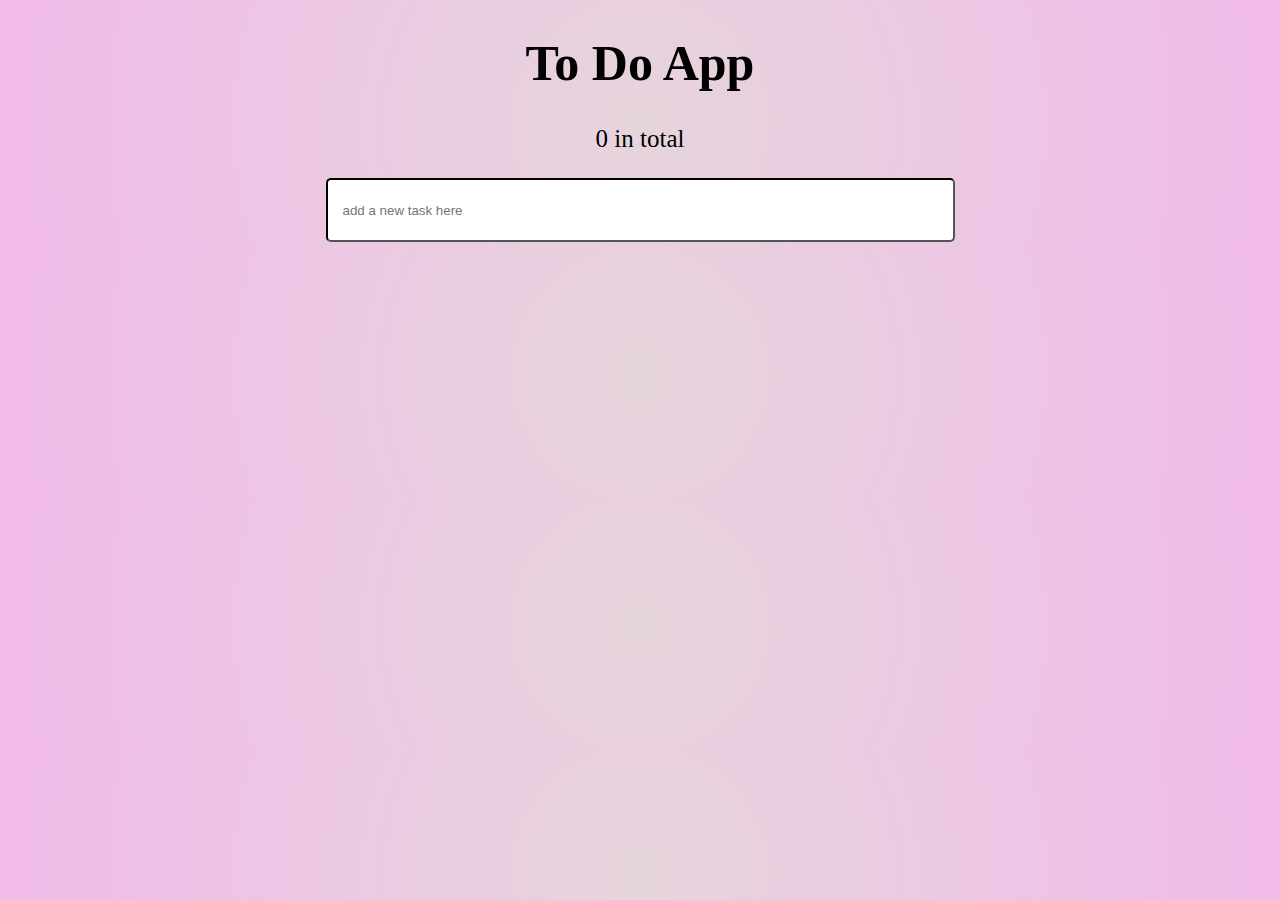
<file: Aufgabe10/index.html>
<!DOCTYPE html>
<html lang="en">
<head>
    <meta charset="UTF-8">
    <meta http-equiv="X-UA-Compatible" content="IE=edge">
    <meta name="viewport" content="width=device-width, initial-scale=1.0">
    <title>ToDo</title>
    <link rel="stylesheet" href="style.css">
    <link rel="stylesheet" href="https://cdnjs.cloudflare.com/ajax/libs/font-awesome/5.11.2/css/all.min.css">
    <script src=script.js defer></script>
</head>
<body>
    <main>
        
        <h1>To Do App</h1>
        <div class="wrapper" id="wrap"></div>
        <p id="counter">0 in total</p>
        
        <div>
            <div>
                <input type="text" id="inputText" placeholder="add a new task here"></input>
                
            </div>
            <div id="toDoList"></div>
        </div>
    </main>
</body>
</html>
</file>
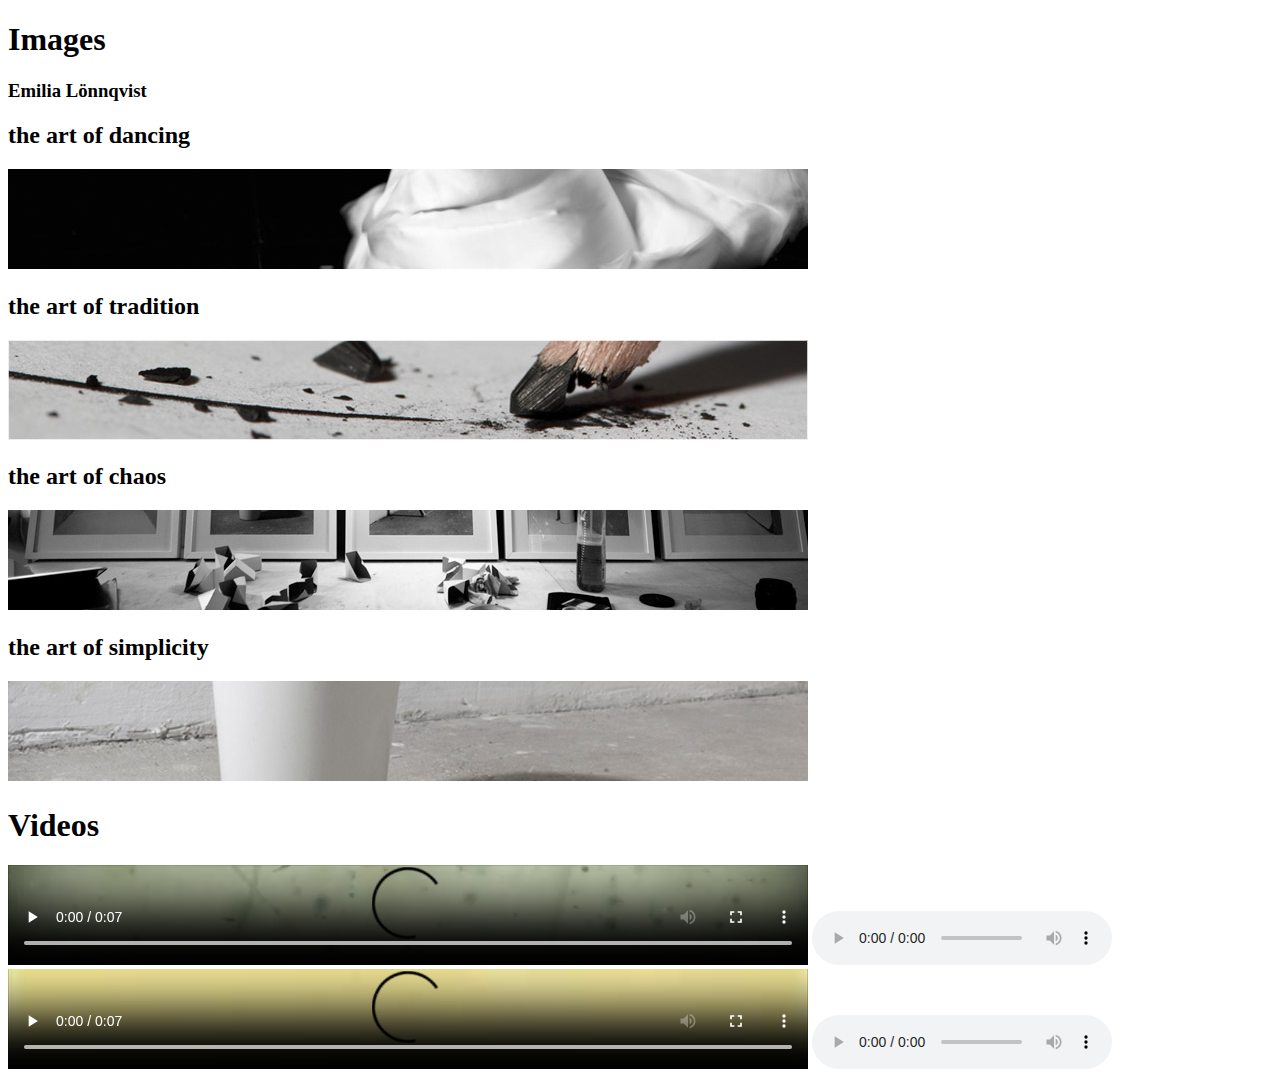
<file: Aufgabe2/index.html>
<!DOCTYPE html>
<html lang="en">
<head>
    <meta charset="UTF-8">
    <meta http-equiv="X-UA-Compatible" content="IE=edge">
    <meta name="viewport" content="width=device-width, initial-scale=1.0">
    <title>Abgabe Bilder</title>
</head>
<body>
<h1><strong>Images</strong></h1>
<h3>Emilia Lönnqvist</h3>
    <h2>the art of dancing</h2>
    
    
    <a href="foto1_big.jpg" _target="blank"><img src="foto1.jpg"></a>
    
    <h2>the art of tradition</h2>
    <img src="foto2.jpg" alt="">
    <h2>the art of chaos</h2>
    <img src="foto3.jpg" alt="">
    <h2>the art of simplicity</h2>
    <img src="foto4.jpg" alt="">
    
    <h1><strong>Videos</strong></h1>
    <video src="clip1.mp4"controls></video>
    <audio src="L02_task_material_animation_clip1.ogg"controls></audio>
    <video src="clip2.mp4"controls></video>
    <audio src="L02_task_material_animation_clip2.ogg"controls></audio>
</body>
</html>
</file>
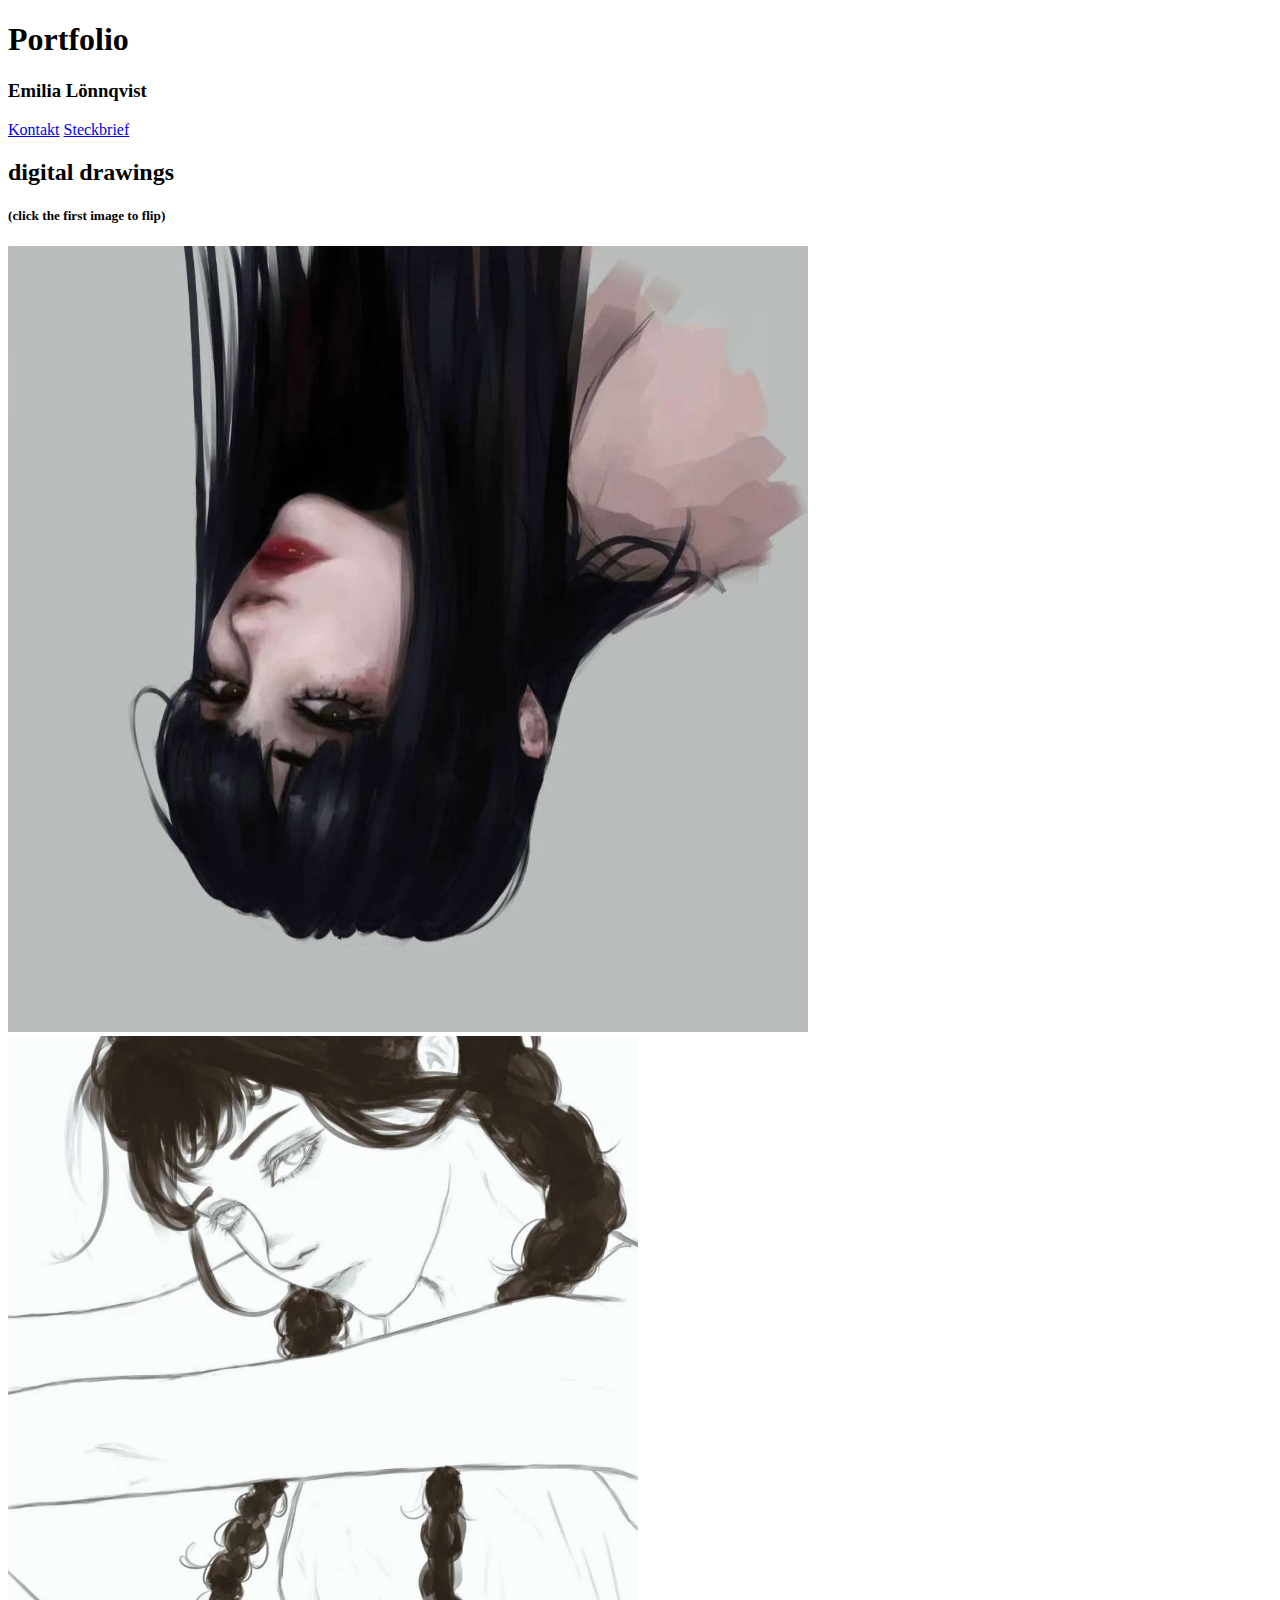
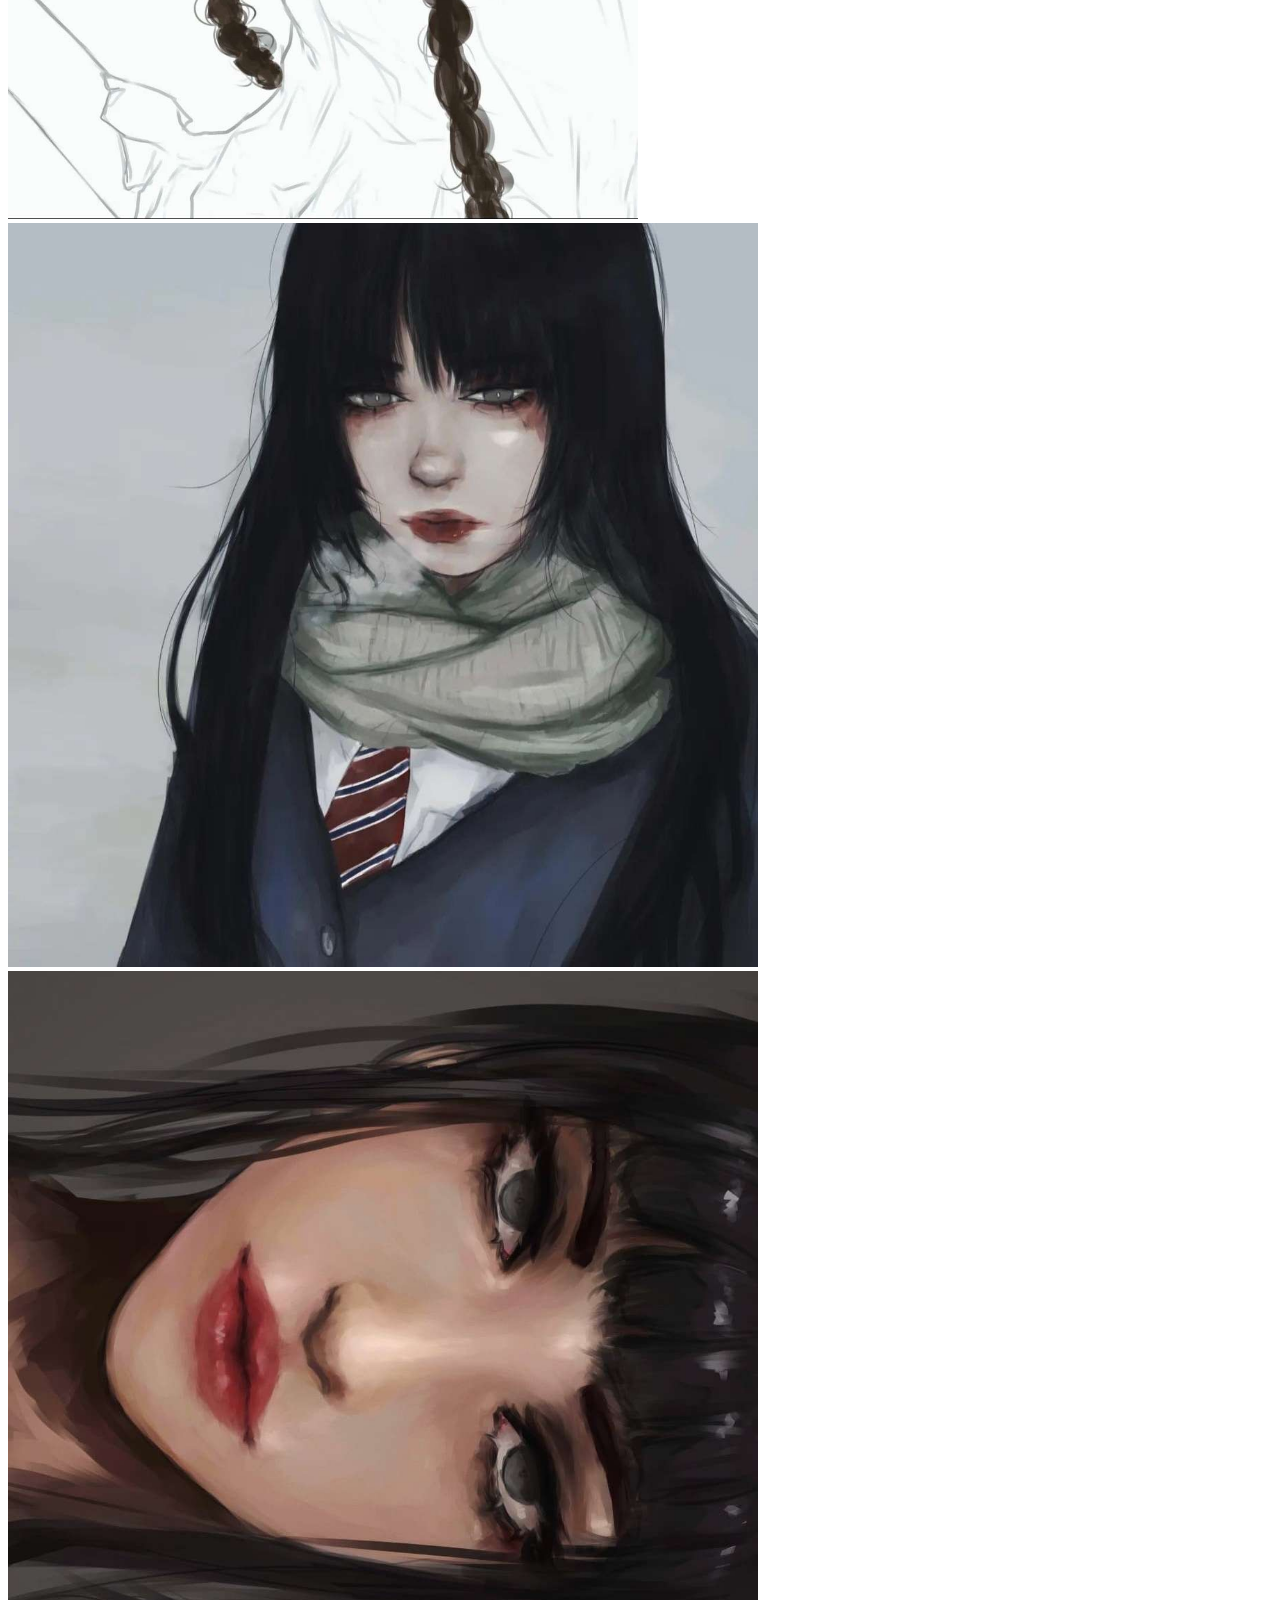
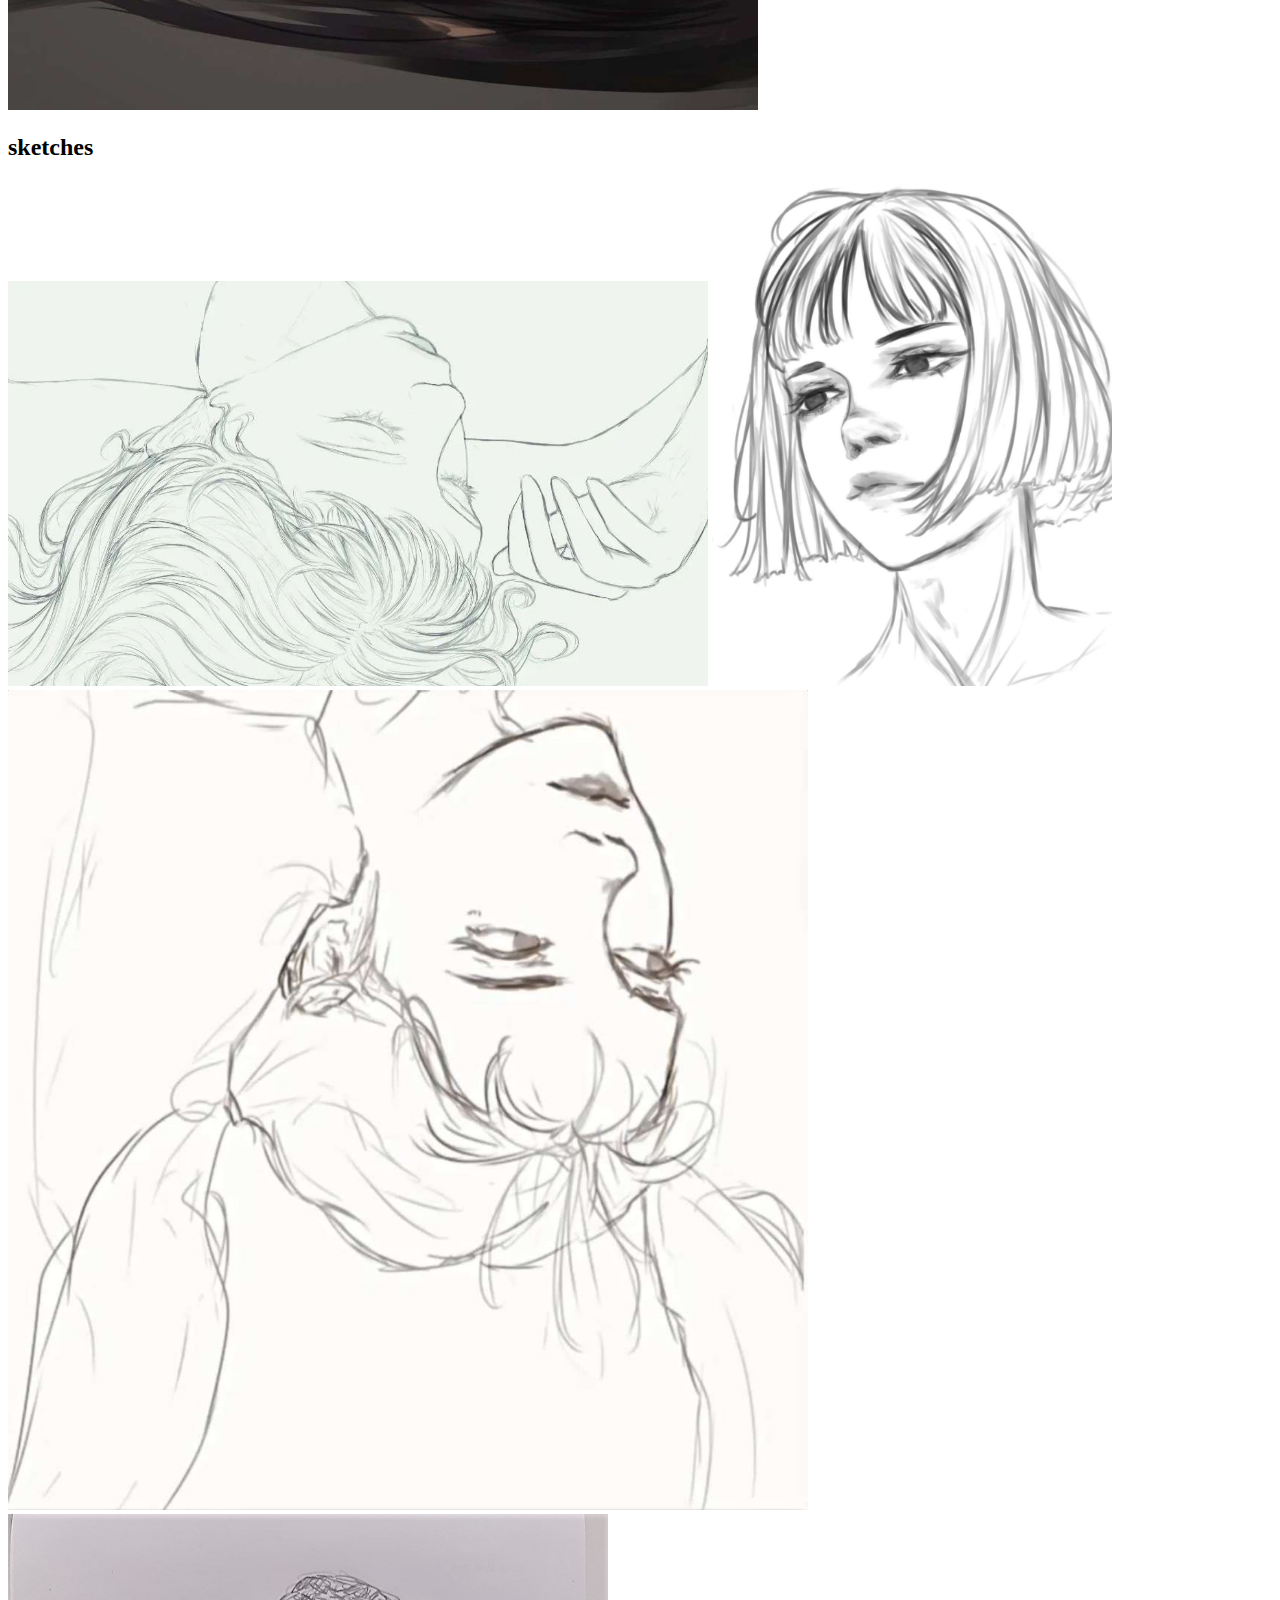
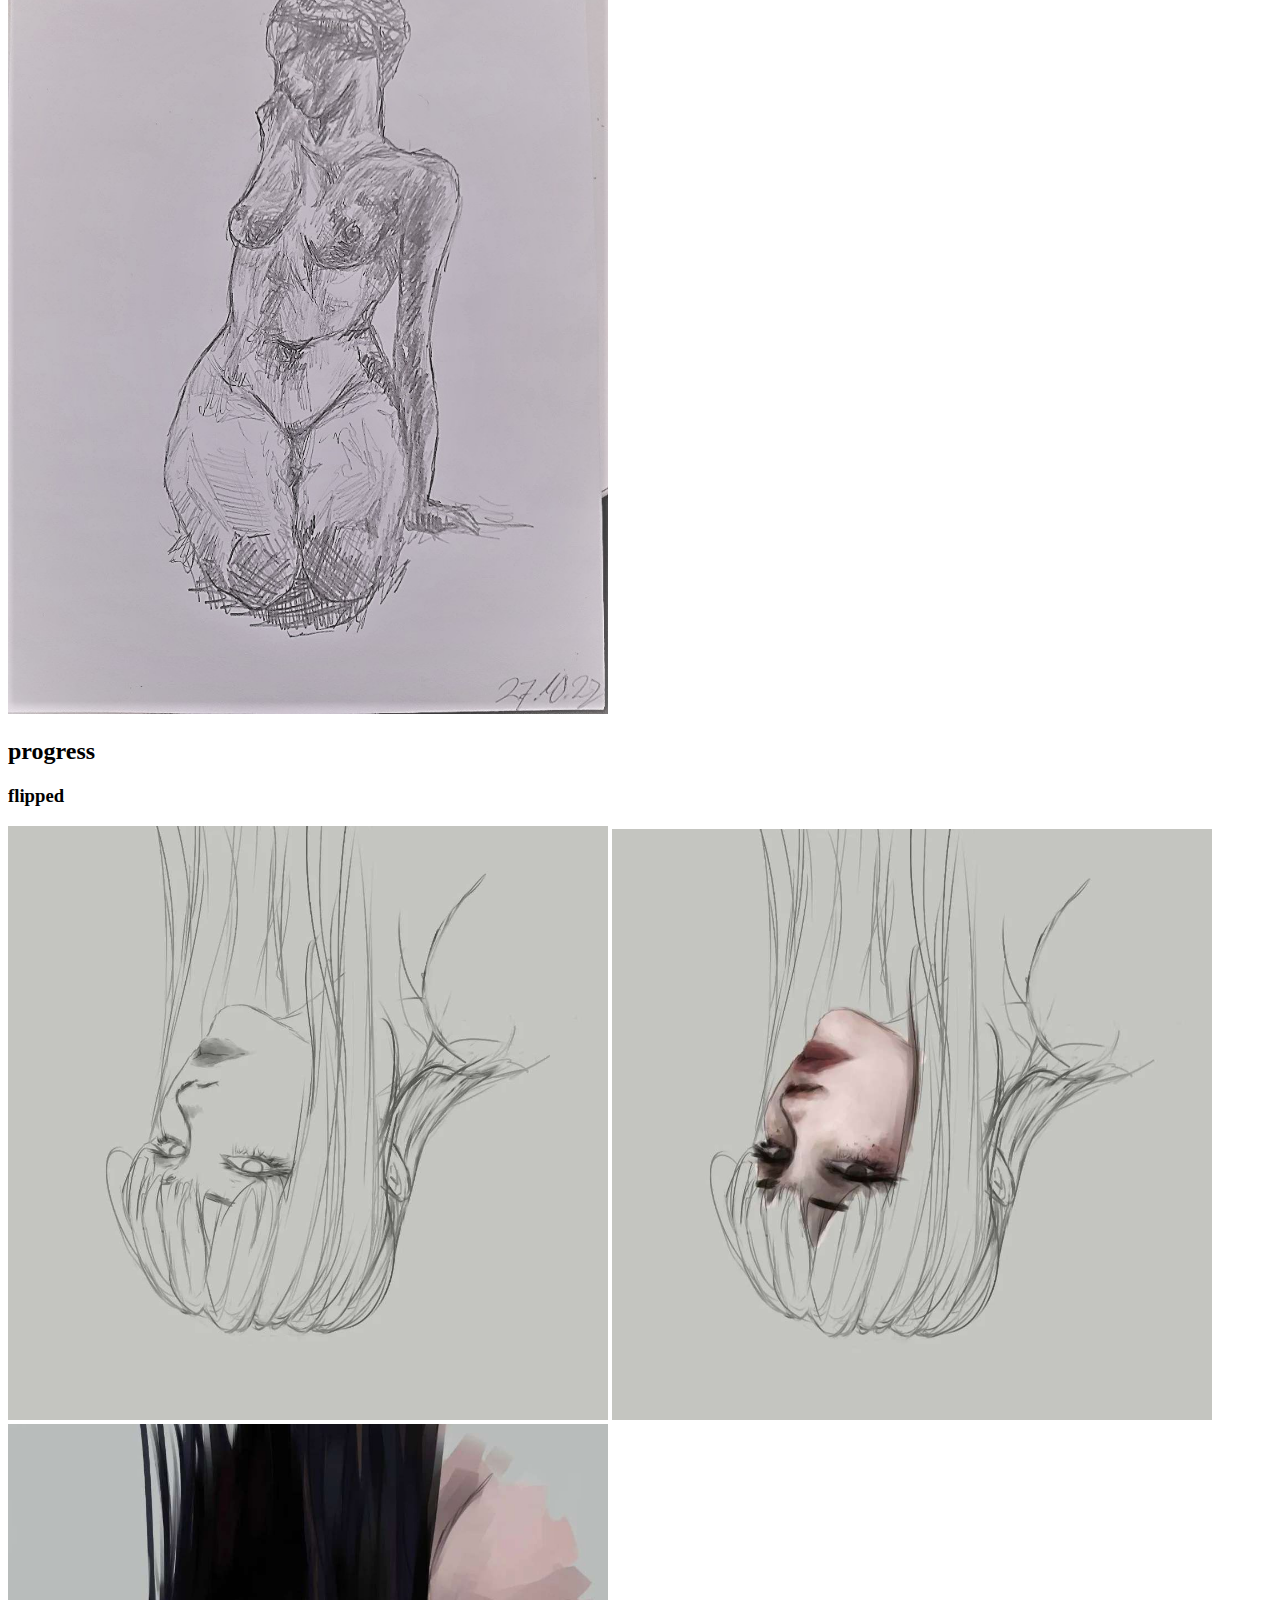
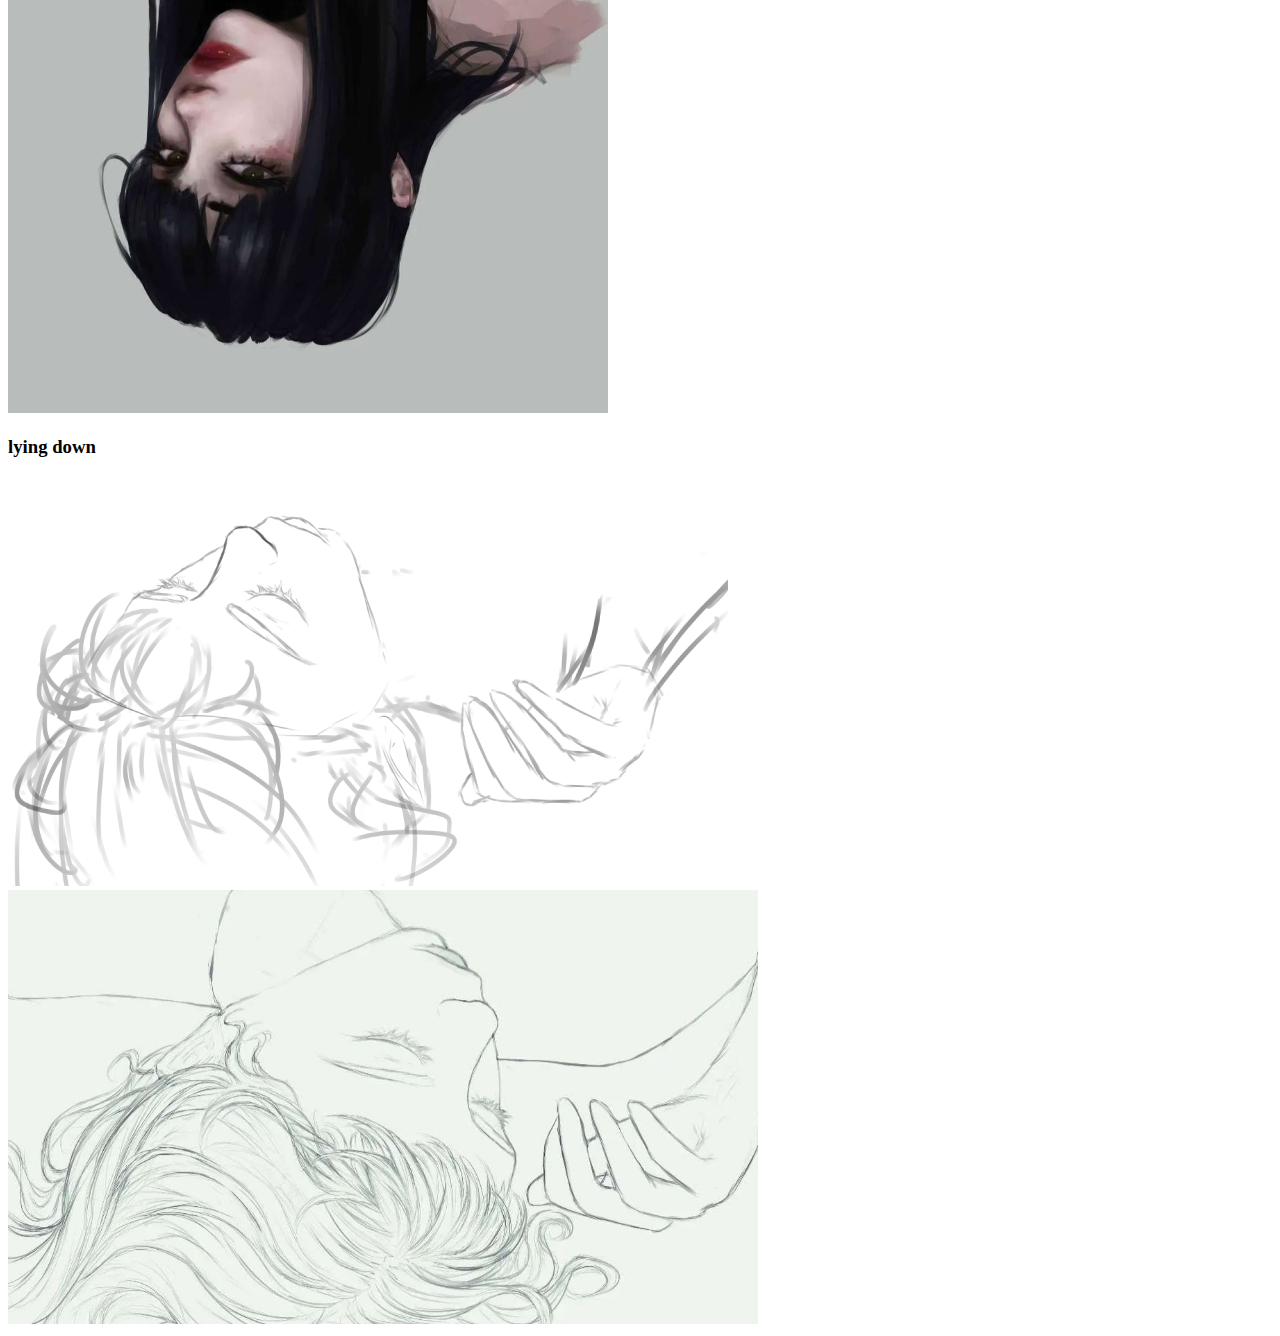
<file: Aufgabe3/index.html>
<!DOCTYPE html>
<html lang="en">
<head>
    <meta charset="UTF-8">
    <meta http-equiv="X-UA-Compatible" content="IE=edge">
    <meta name="viewport" content="width=device-width, initial-scale=1.0">
    <title>Portfolio</title>
</head>
<body>
<h1><strong>Portfolio</strong></h1>
<h3>Emilia Lönnqvist</h3>
    <a href="./contact.html" >Kontakt</a>
    <a href="./aboutme.html" >Steckbrief</a>
    <h2>digital drawings</h2>
    <h5>(click the first image to flip)</h5>
    <a href="drawings/draw1flip.jpg" _target="blank"><img width="800px" src="drawings/draw1.jpg"></a>
    
    
    <img width="630px" src="drawings/draw2.jpg" alt="">
    
    
    <img width="750px" src="drawings/draw3.jpg" alt="">
  
    <img width="750px" src="drawings/draw5.jpg" alt="">
    <h2>sketches</h2>
    <img width="700"src="drawings/draw4.jpg" alt="">
    <img width="400px"src="drawings/sketch1.jpg" alt="">
    <img width="800px"src="drawings/sketch2.jpg" alt="">
    <img width="600px"src="drawings/pencildraw.jpg" alt="">

    <h2>progress</h2>
    <h3>flipped</h3>
    <img width="600px"src="drawings/progress0.jpg" alt="">
    <img width="600px"src="drawings/progress1.jpg" alt="">
    <img width="600px"src="drawings/draw1.jpg" alt="">
    <h3>lying down</h3>
    <img src="drawings/progress01.jpg" alt="">
    <img width="750px"src="drawings/draw4.jpg" alt="">


</body>
</html>
</file>
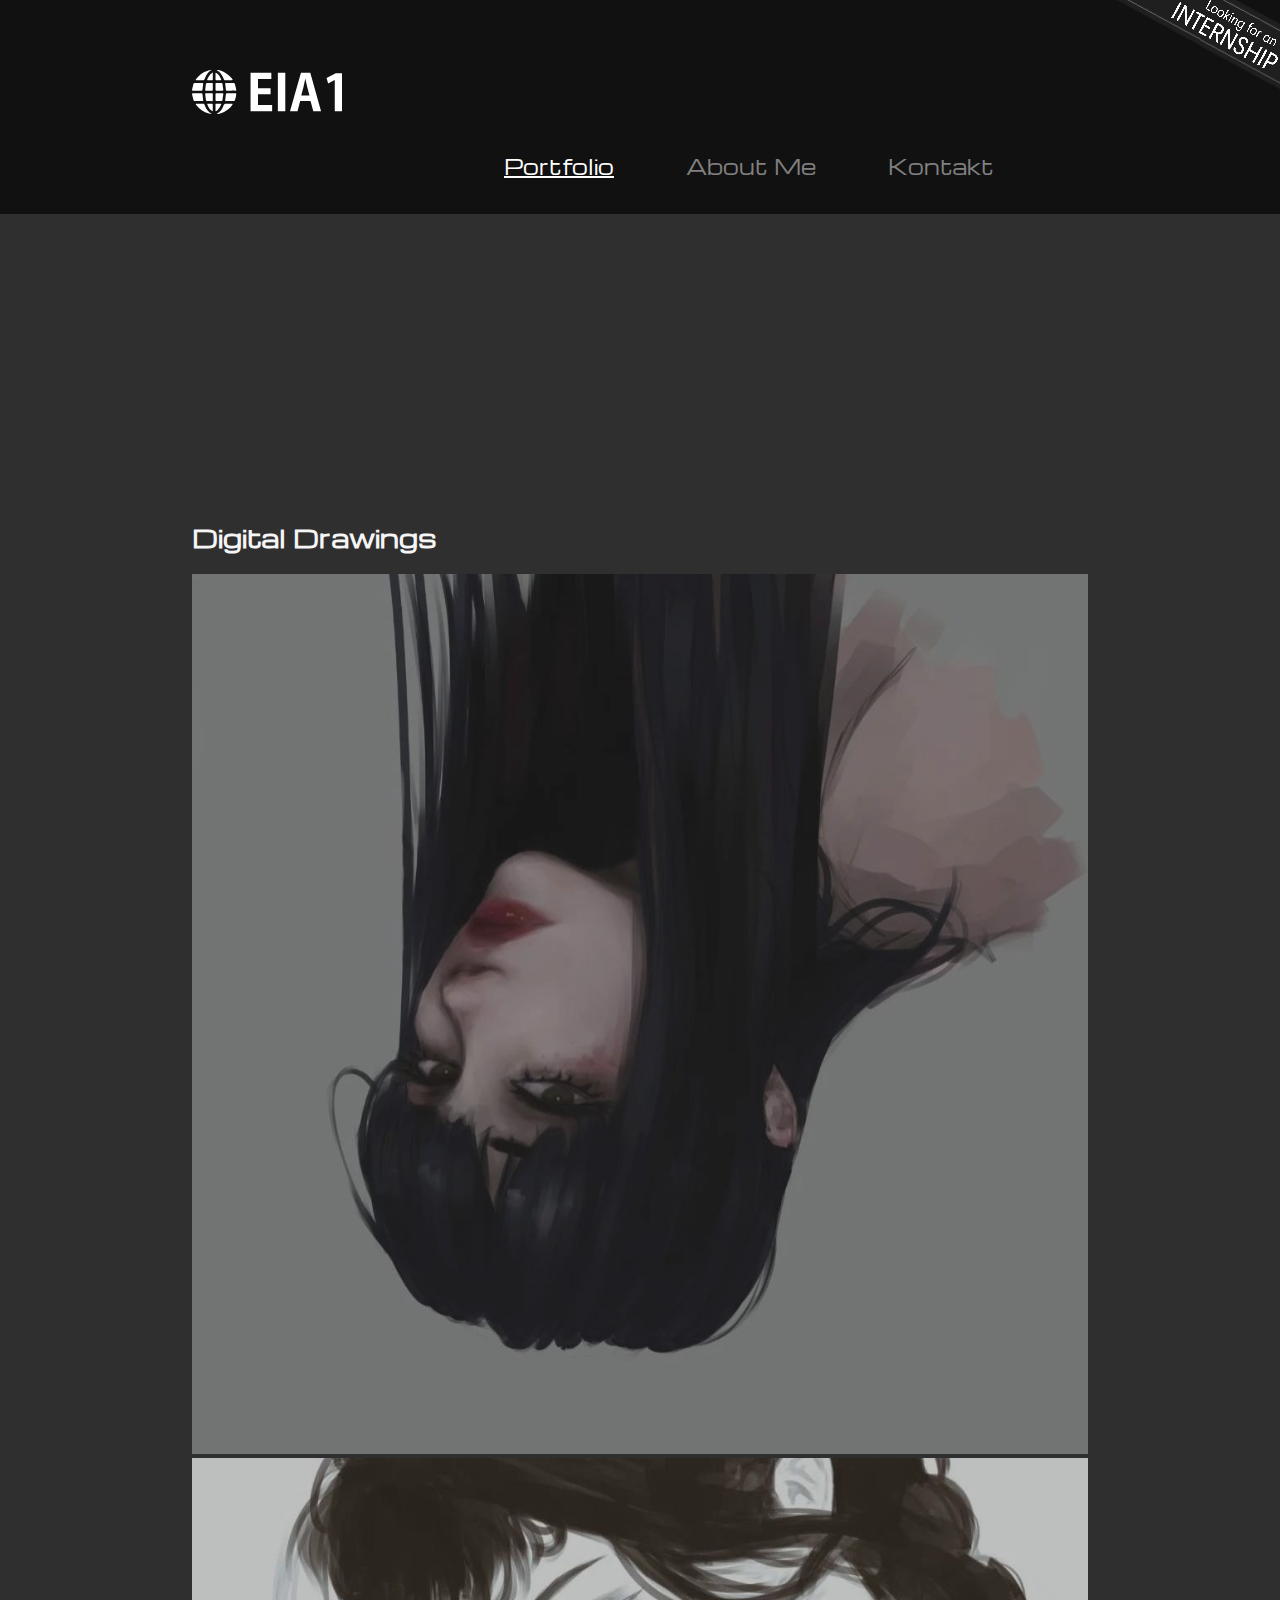
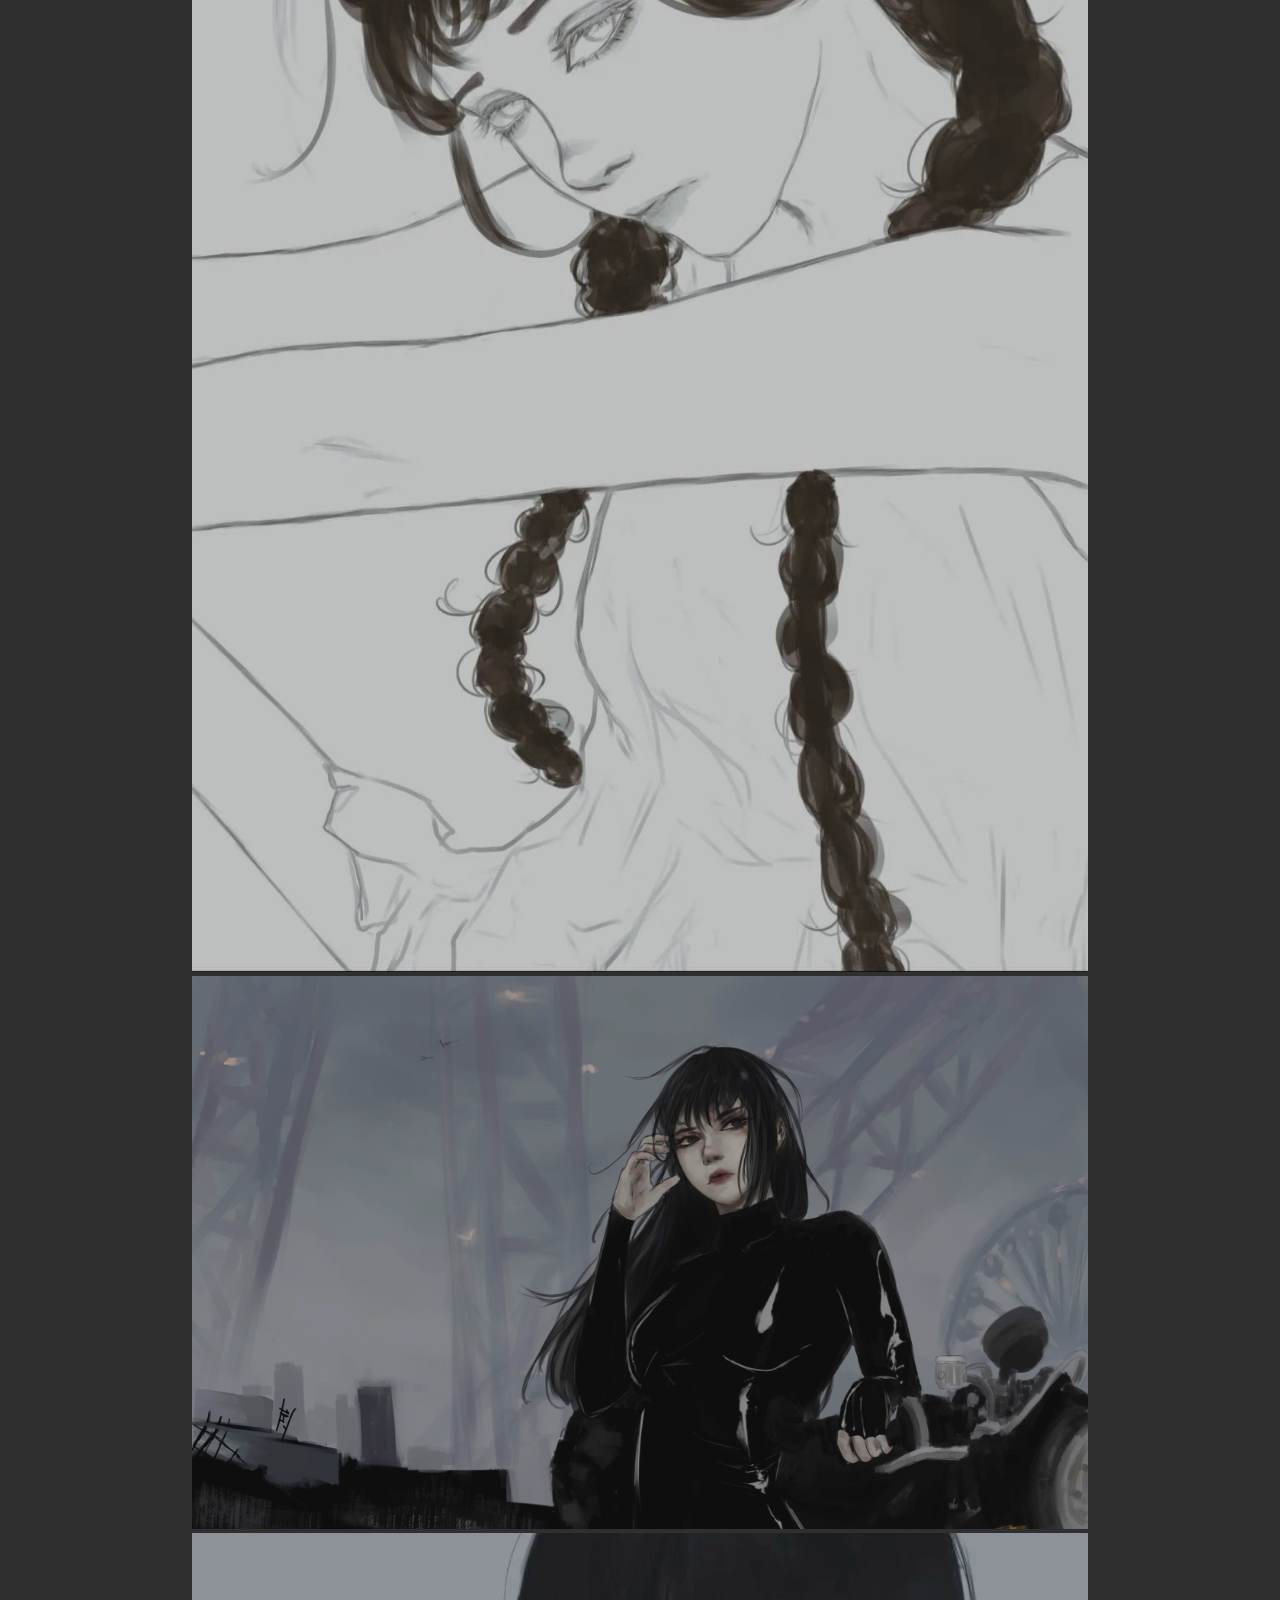
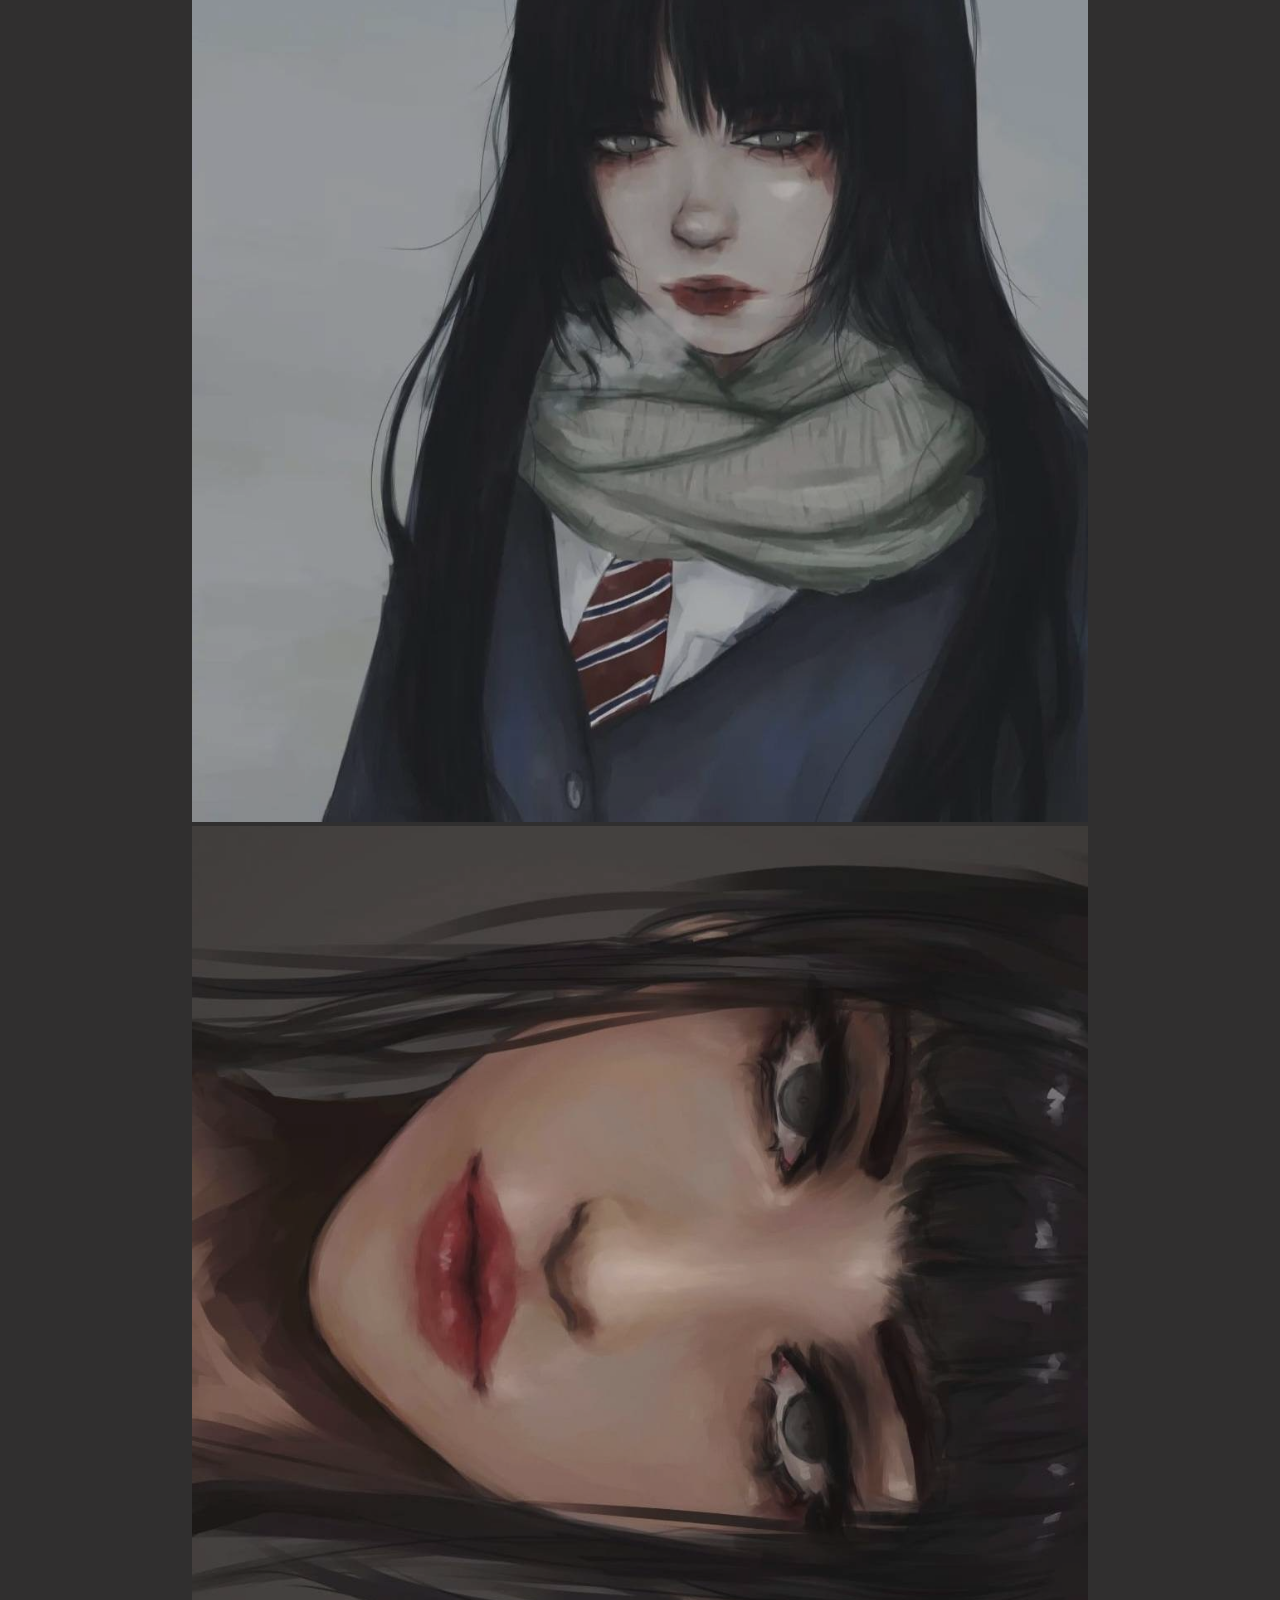
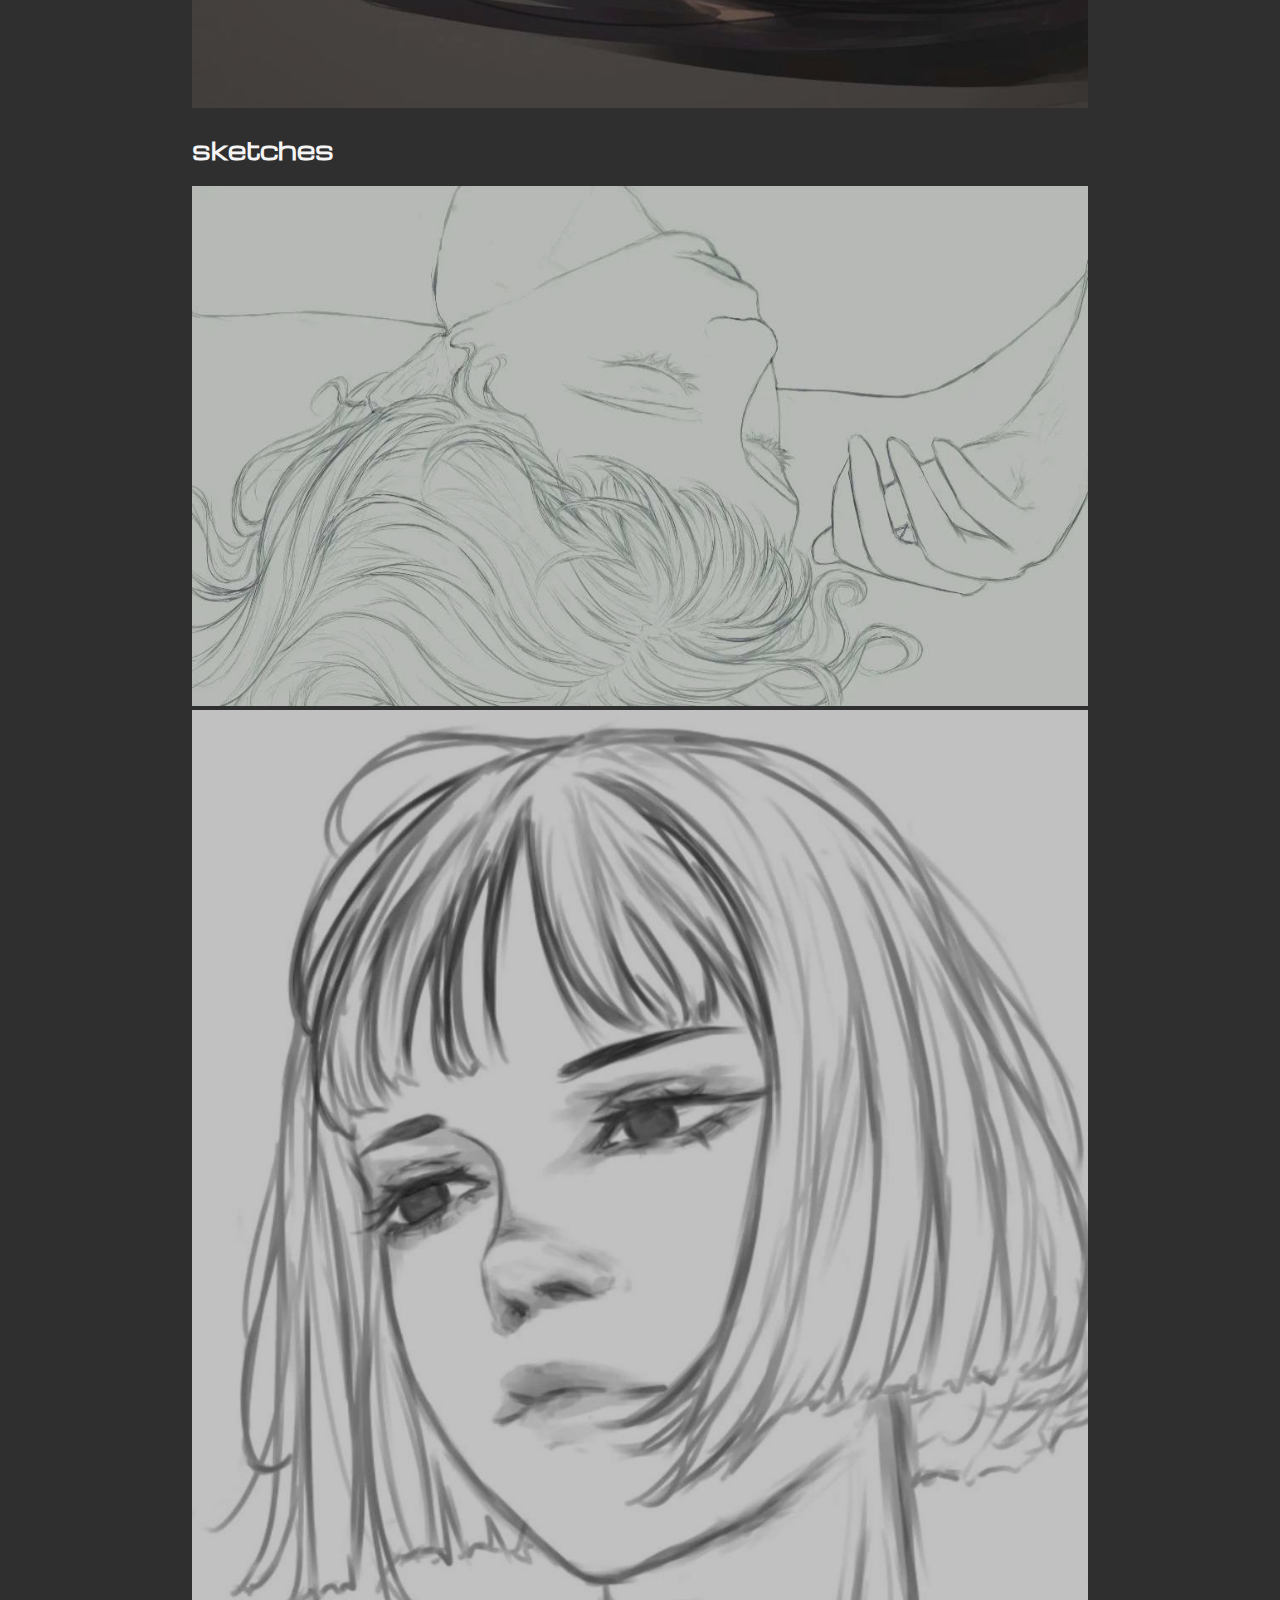
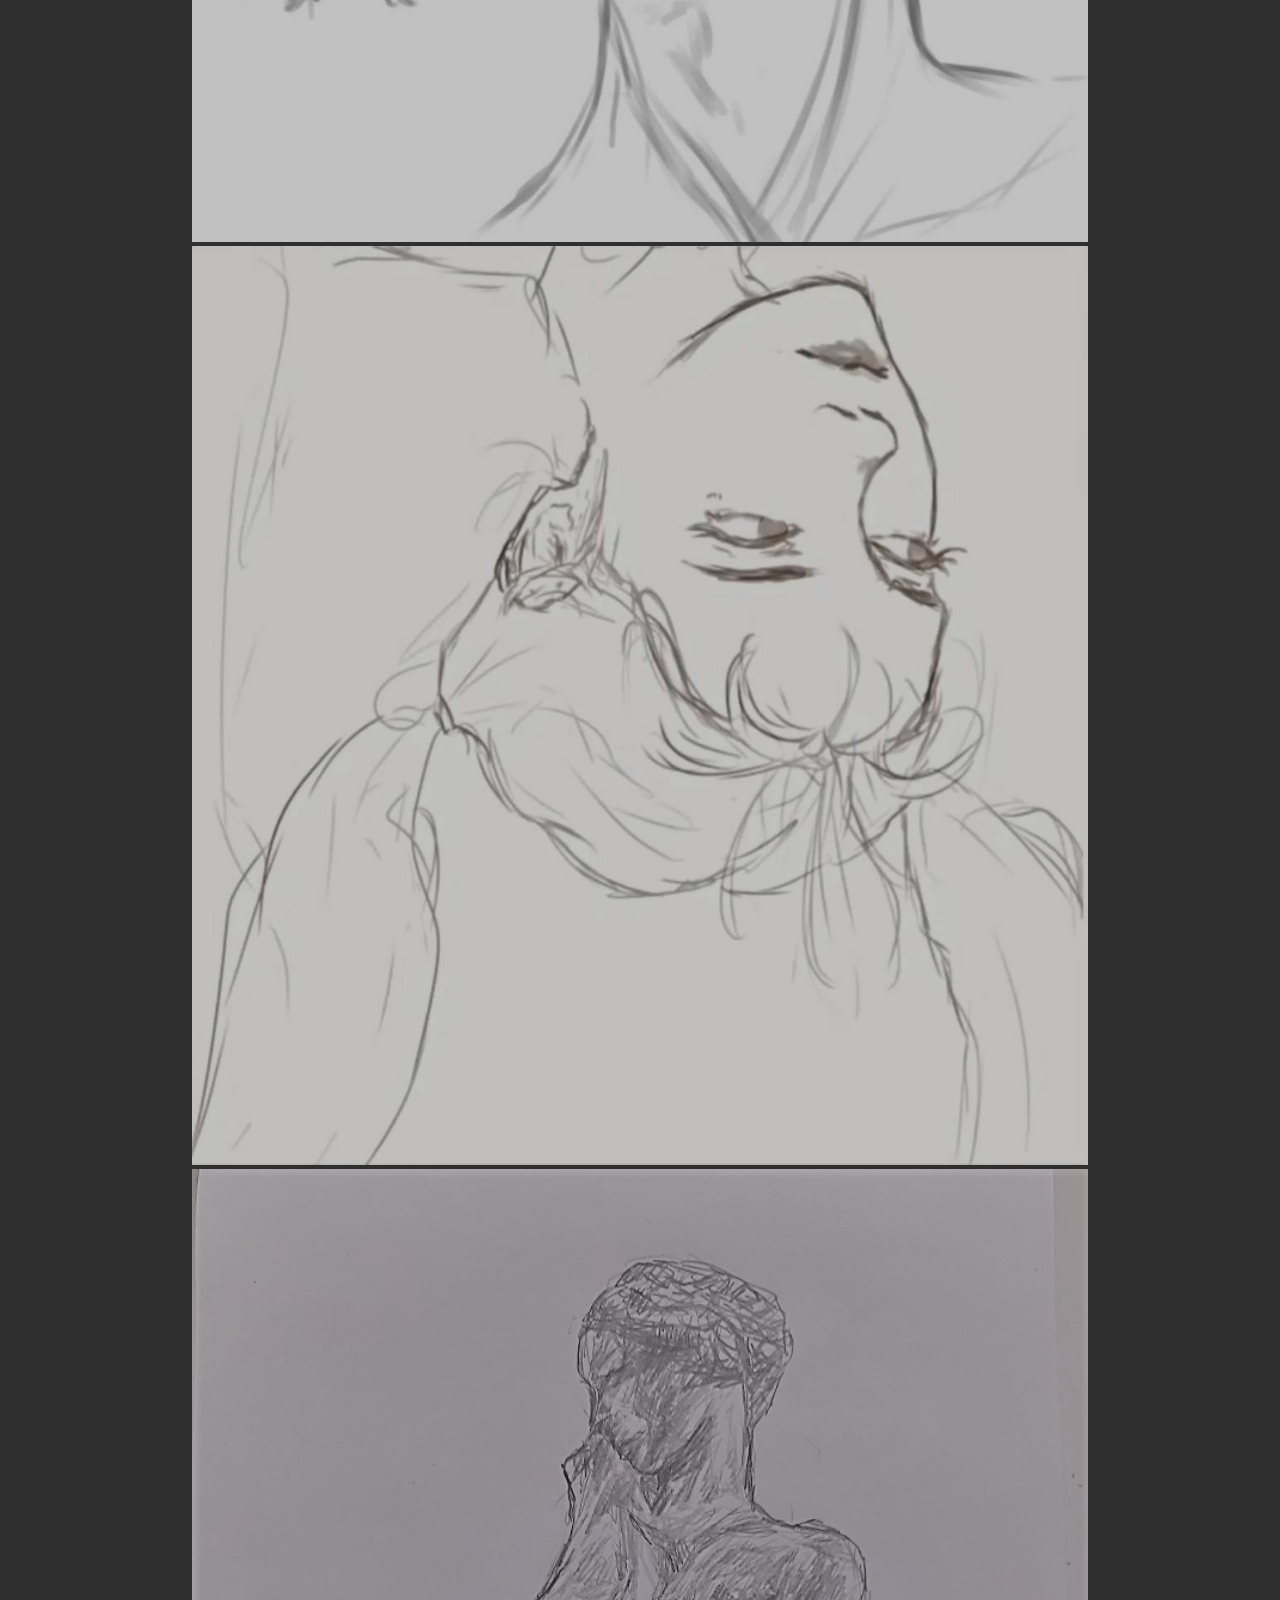
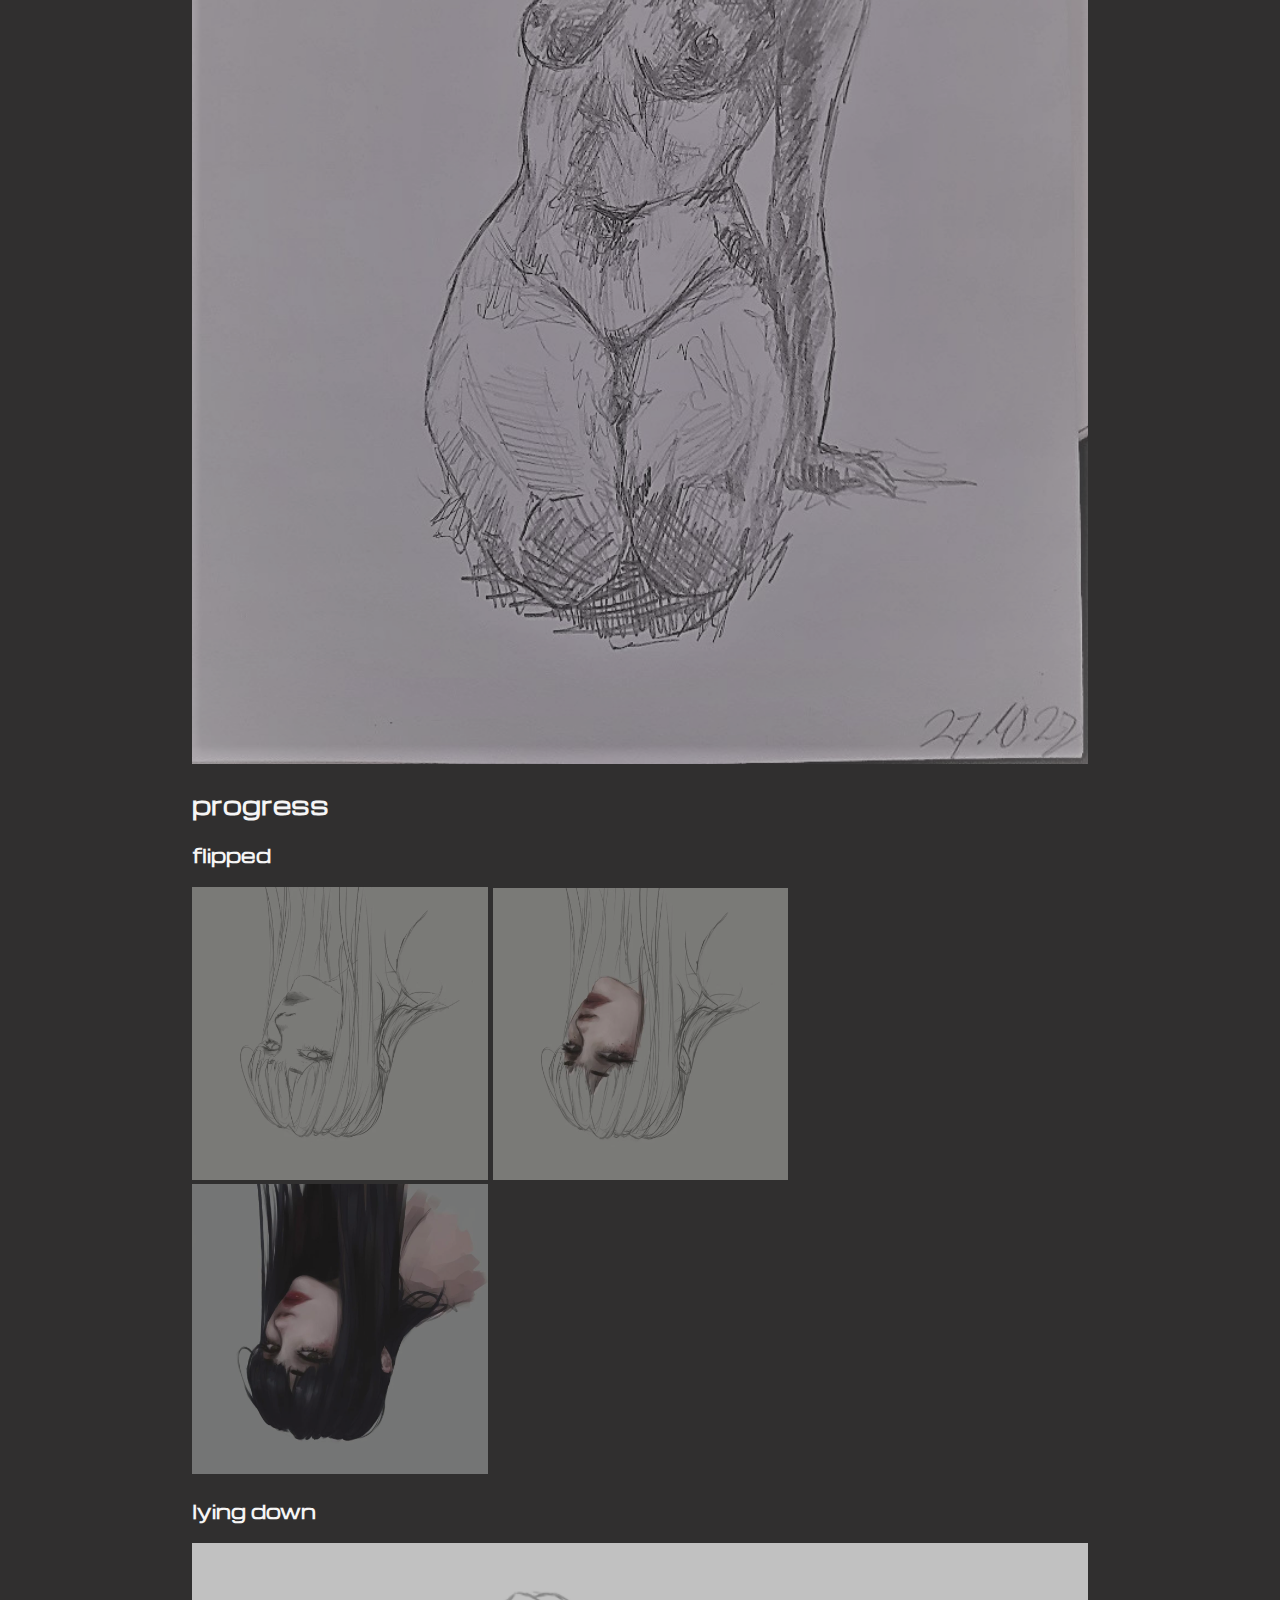
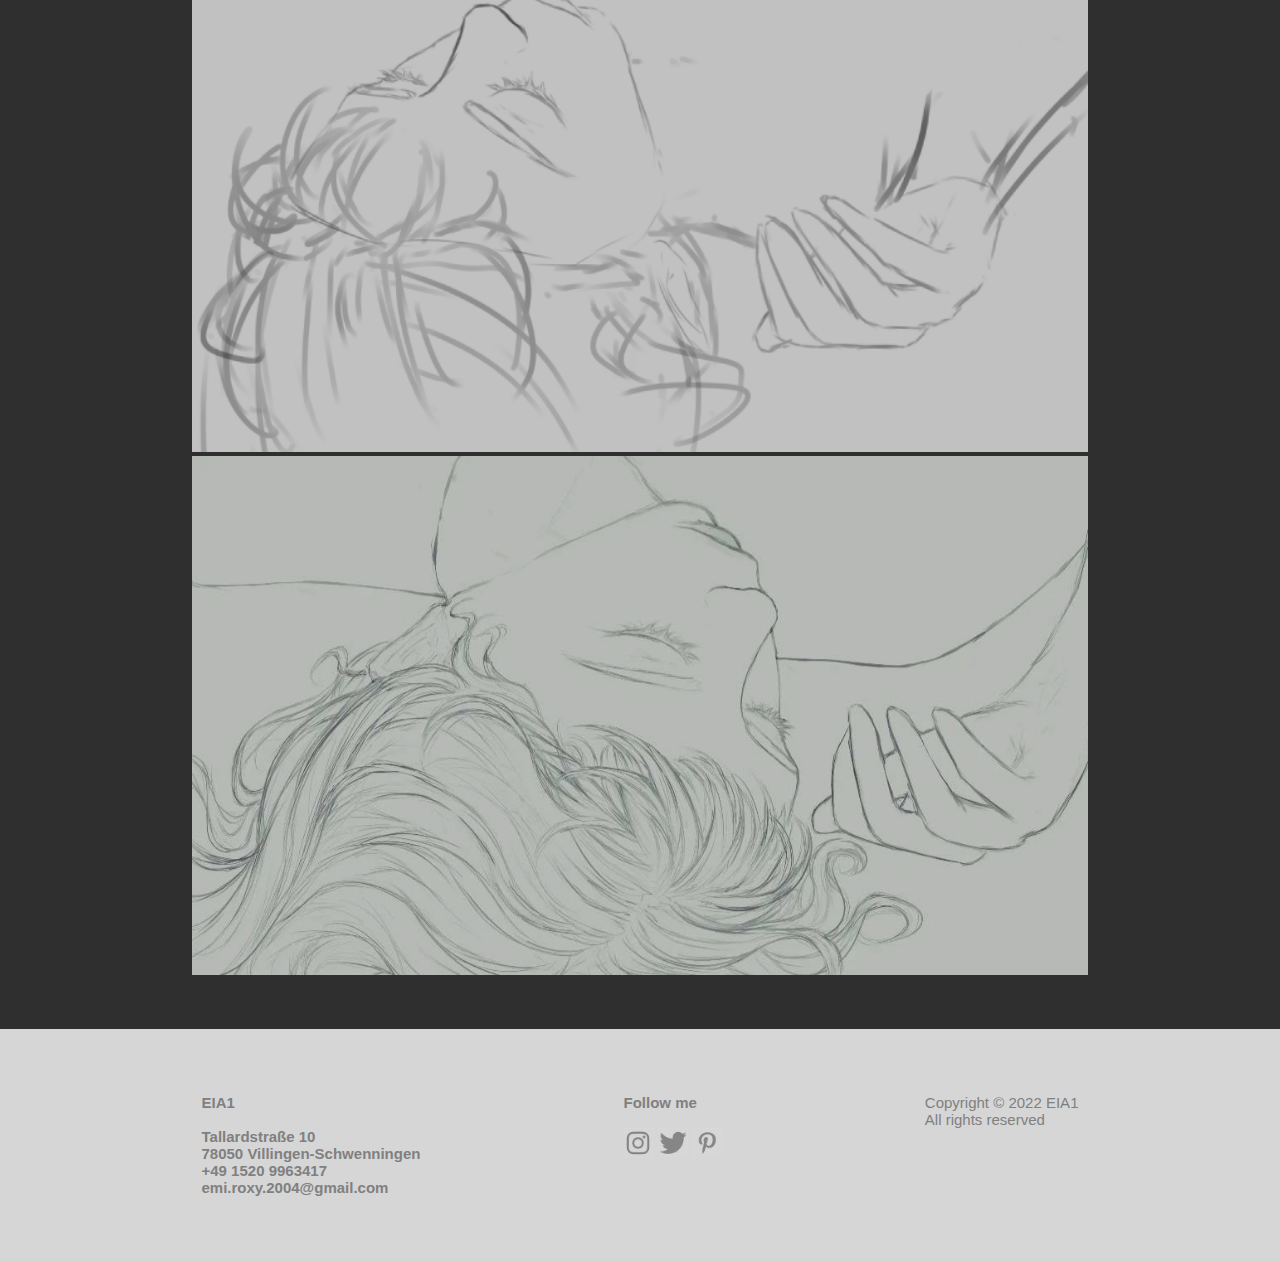
<file: Aufgabe4/index.html>
<!DOCTYPE html>
<html lang="en">

<head>
    <meta charset="UTF-8">
    <meta http-equiv="X-UA-Compatible" content="IE=edge">
    <meta name="viewport" content="width=device-width, initial-scale=1.0">
    <title>Portfolio</title>
    
    <link rel="stylesheet" href="style.css">

</head>

<body>
    <header>
        <a class="stoerer" href="./contact.html" _target="blank" ><img src="images/stoerer.png" alt=""></a>

        <a class="logo" href="./index.html" _target="blank"><img width="150px" src="images/logo.svg" alt=""></a>
        <ul>
            
            <li><a class="button" href="./contact.html">Kontakt</a></li>
            <li><a class="button" href="./aboutme.html">About Me</a></li>
            <li><a class="button2" href="./index.html">Portfolio</a></li>
        </ul>
        

        



    </header>



    <css-slides>
        <img loading="lazy" src="drawings/sweet.jpg" width="100%" alt=""
             srcset="drawings/sweet.jpg 100w,
                     drawings/sweet.jpg 100w"
            sizes="(max-width: 100%) 100vw, 100%">
        <img loading="lazy" src="drawings/sweet1.jpg" width="100%" alt=""
             srcset="drawings/sweet1.jpg 460w,
                     drawings/sweet1.jpg 980w"
            sizes="(max-width: 460px) 100vw, 980px">
        <img loading="lazy" src="drawings/sweet2.jpg" width="100%" alt=""
             srcset="drawings/sweet2.jpg 460w,
                     drawings/sweet2.jpg 980w"
            sizes="(max-width: 460px) 100vw, 980px">
    </css-slides>
    

    <div class="content">
    
    <h2><strong>Digital Drawings</strong></h2>
    <a class="drawing" href="drawings/draw1flip.jpg" _target="blank"><img width="100%" class="drawing" src="drawings/draw1.jpg"></a>

    <img width="100%" class="drawing" src="drawings/draw2.jpg" alt="">


    <img width="100%" class="drawing" src="drawings/cynically.jpg" alt="">


    <img width="100%" class="drawing" src="drawings/draw3.jpg" alt="">

    <img width="100%" class="drawing" src="drawings/draw5.jpg" alt="">
    <h2>sketches</h2>
    <img width="100%" class="drawing" src="drawings/draw4.jpg" alt="">
    <img width="100%" class="drawing" src="drawings/sketch1.jpg" alt="">
    <img width="100%" class="drawing" src="drawings/sketch2.jpg" alt="">
    <img width="100%" class="drawing" src="drawings/pencildraw.jpg" alt="">

    <h2>progress</h2>
    <h3>flipped</h3>
    <img width="33%" class="progress" src="drawings/progress0.jpg" alt="">
    <img width="33%" class="progress"  src="drawings/progress1.jpg" alt="">
    <img width="33%" class="progress" src="drawings/draw1.jpg" alt="">
    <h3>lying down</h3>
    <img width="100%" class="drawing"  src="drawings/progress01.jpg" alt="">
    <img width="100%" class="drawing" src="drawings/draw4.jpg" alt="">
    </div>
    <footer>

        <p><strong>EIA1
                <br>
                <br>Tallardstraße 10
                <br>78050 Villingen-Schwenningen<br>
                +49 1520 9963417<br>
                emi.roxy.2004@gmail.com</strong></p>
        <p><strong>Follow me </strong><br>
            <br>
            <a href="https://www.instagram.com/yumizuo/" _target="blank"><img class="socialmedia" width="30px" src="images/insta.png"></a>
            <a href="https://twitter.com/thmiza" _target="blank"><img class="socialmedia" width="30px" src="images/twitter.png"></a>
            <a href="https://www.pinterest.de/emiiyuna/" _target="blank"><img class="socialmedia" width="30px" src="images/pinterest.png"></a>

        </p>
        <p>Copyright © 2022 EIA1 <br>
            All rights reserved</p>
    </footer>
    
</body>

</html>
</file>
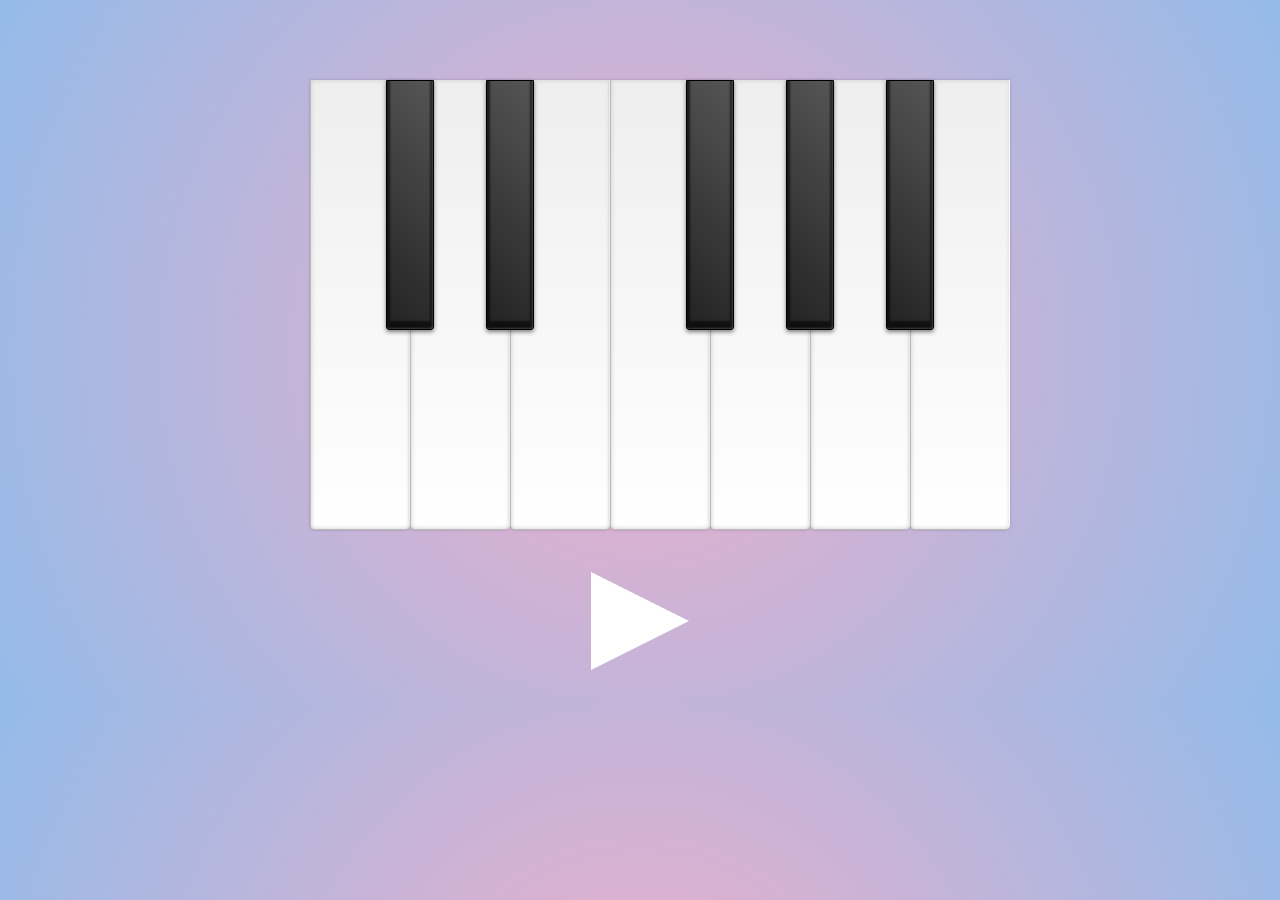
<file: Aufgabe8/index.html>
<!DOCTYPE html>
<html lang="en">
<head>
    <meta charset="UTF-8">
    <meta http-equiv="X-UA-Compatible" content="IE=edge">
    <meta name="viewport" content="width=device-width, initial-scale=1.0">
    <title>Keyboard</title>
    <link rel ="stylesheet" href="styles.css">
    <script src=script.js defer></script>
</head>
<body>
<ul class="row">
    <li class="white" id="c"></li>
    <li class="black" id="df"></li>
    <li class="white" id="d"></li>
    <li class="black" id="ef"></li>
    <li class="white" id="e"></li>
    <li class="white" id="f"></li>
    <li class="black" id="gf"></li>
    <li class="white" id="g"></li>
    <li class="black" id="af"></li>
    <li class="white" id="a"></li>
    <li class="black" id="bf"></li>
    <li class="white" id="b"></li>
</ul>

<div class="play">
    <img src="./images/play-button.png" alt="">
</div>
</body>
</html>
</file>
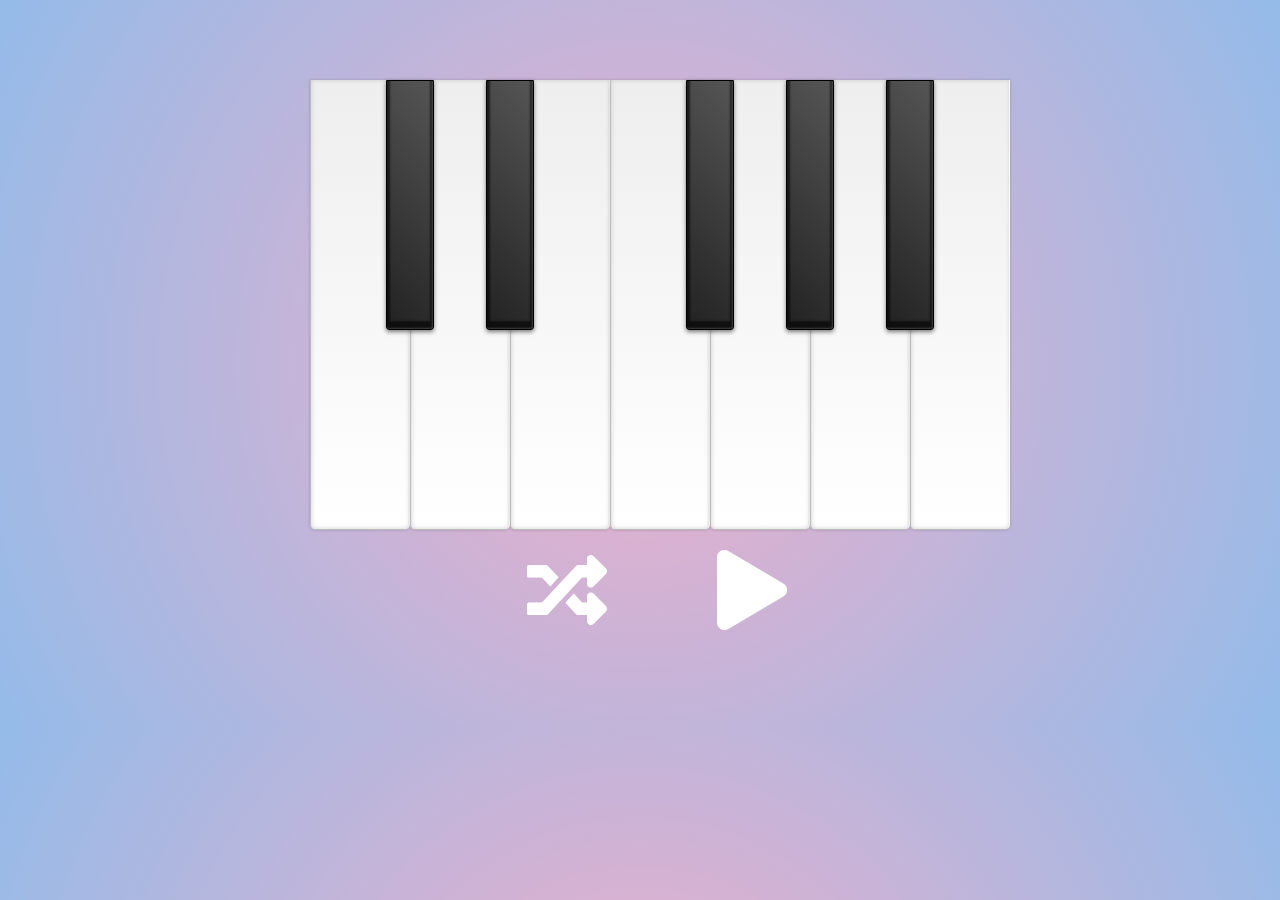
<file: Aufgabe9/index.html>
<!DOCTYPE html>
<html lang="en">

<head>
    <meta charset="UTF-8">
    <meta http-equiv="X-UA-Compatible" content="IE=edge">
    <meta name="viewport" content="width=device-width, initial-scale=1.0">
    <title>Keyboard</title>
    <link rel="stylesheet" href="styles.css">
    <link rel="stylesheet" href="https://cdnjs.cloudflare.com/ajax/libs/font-awesome/5.11.2/css/all.min.css">
    <script src=script.js defer></script>
</head>

<body>
    <div>
    <ul class="row">
        <li class="white" id="c"></li>
        <li class="black" id="df"></li>
        <li class="white" id="d"></li>
        <li class="black" id="ef"></li>
        <li class="white" id="e"></li>
        <li class="white" id="f"></li>
        <li class="black" id="gf"></li>
        <li class="white" id="g"></li>
        <li class="black" id="af"></li>
        <li class="white" id="a"></li>
        <li class="black" id="bf"></li>
        <li class="white" id="b"></li>
    </ul>

    <div class="icons">
        <i class="fas fa-play" id="play"></i>
    
        <i class="fas fa-random" id="remix"></i>
    </div>

</div>
</body>

</html>
</file>
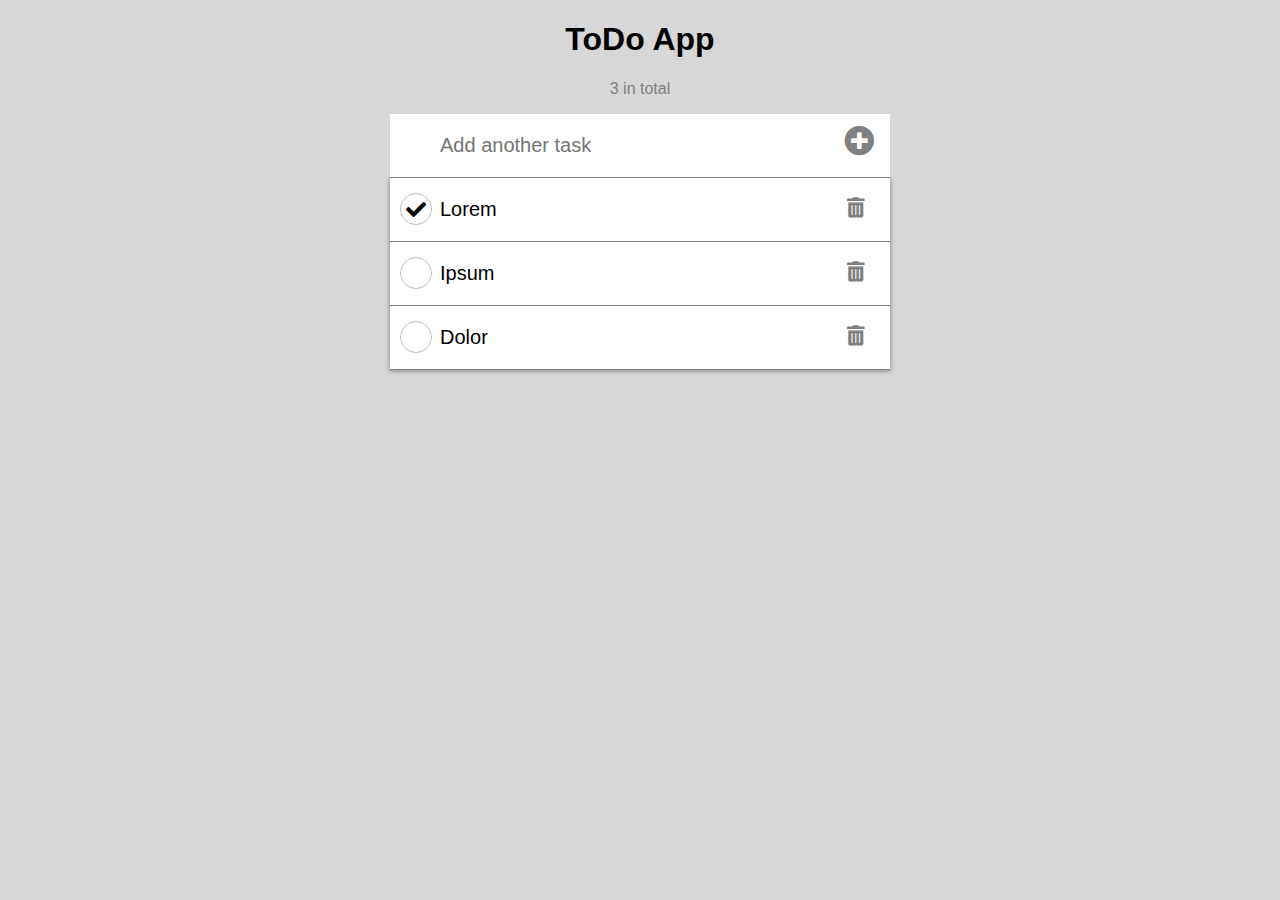
<file: Aufgabe11/todo-app.html>
<!DOCTYPE html>
<html lang="en">
<head>
    <meta charset="UTF-8">
    <meta name="viewport" content="width=device-width, initial-scale=1.0">
    <meta http-equiv="X-UA-Compatible" content="ie=edge">
    <title>ToDo App</title>
    <link rel="stylesheet" href="https://cdnjs.cloudflare.com/ajax/libs/font-awesome/5.11.2/css/all.min.css">
    <link rel="stylesheet" href="styles.css">
    <script src="script.js"></script>
</head>
<body>
    <main>
        <h1>ToDo App</h1>
        <p id="counter">3 in total</p>

        <div class="inputGroup">
            <input type="text" id="inputTodo" placeholder="Add another task">
            <button id="addButton"><i class="fas fa-plus-circle"></i></button>
        </div>

        <div id="todos"></div>
    </main>
</body>
</html>
</file>
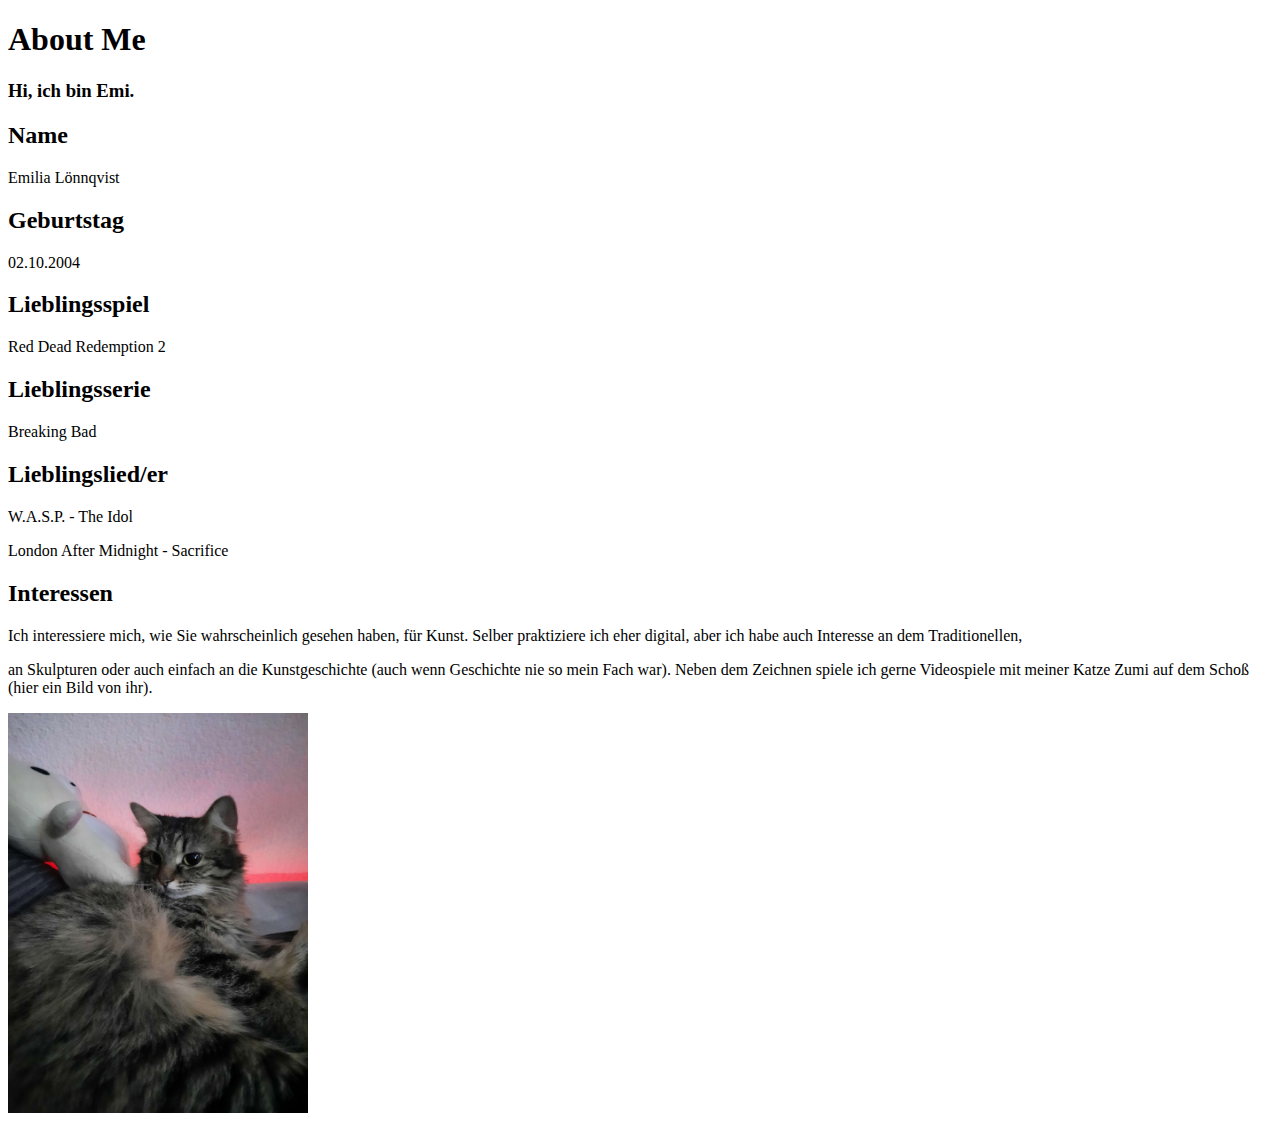
<file: Aufgabe3/aboutme.html>
<!DOCTYPE html>
<html lang="en">
<head>
    <meta charset="UTF-8">
    <meta http-equiv="X-UA-Compatible" content="IE=edge">
    <meta name="viewport" content="width=device-width, initial-scale=1.0">
    <title>About Me</title>
</head>
<body>
    <h1>About Me</h1>
    <h3>Hi, ich bin Emi. </h3>
    <h2>Name</h2>
    <p>Emilia Lönnqvist</p>
    <h2>Geburtstag</h2>
    <p>02.10.2004</p>
    <h2>Lieblingsspiel</h2>
    <p>Red Dead Redemption 2</p>
    <h2>Lieblingsserie</h2>
    <p>Breaking Bad</p>
    <h2>Lieblingslied/er</h2>
    <p>W.A.S.P. - The Idol </p>
    <p>London After Midnight - Sacrifice</p>
    <h2>Interessen</h2>
    <p>Ich interessiere mich, wie Sie wahrscheinlich gesehen haben, für Kunst. Selber praktiziere ich eher digital, aber ich habe auch Interesse an dem Traditionellen,</p>
    <p>an Skulpturen oder auch einfach an die Kunstgeschichte (auch wenn Geschichte nie so mein Fach war). Neben dem Zeichnen spiele ich gerne Videospiele mit meiner Katze Zumi auf dem Schoß (hier ein Bild von ihr).</p>
    <img width="300px"alt src="drawings/kitty.jpg">
        
      
      


        
</body>
</html>
</file>
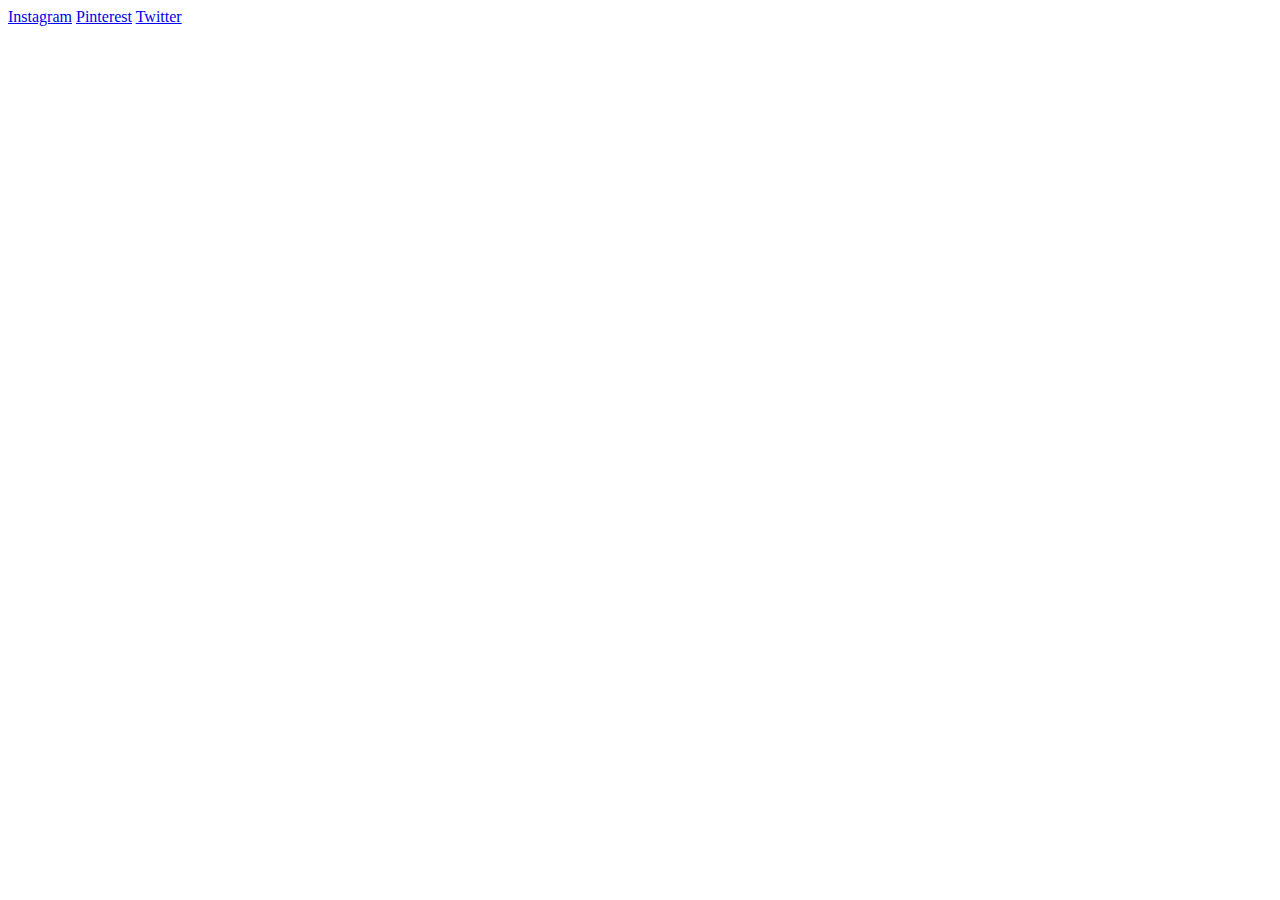
<file: Aufgabe3/contact.html>
<!DOCTYPE html>
<html lang="en">
<head>
    <meta charset="UTF-8">
    <meta http-equiv="X-UA-Compatible" content="IE=edge">
    <meta name="viewport" content="width=device-width, initial-scale=1.0">
    <title>Kontakt</title>
</head>
<body>
    <a href="https://www.instagram.com/yumizuo/" >Instagram</a>
    <a href="https://www.pinterest.de/emiiyuna/">Pinterest</a>
    <a href="https://twitter.com/thmiza">Twitter</a>
</body>
</html>
</file>
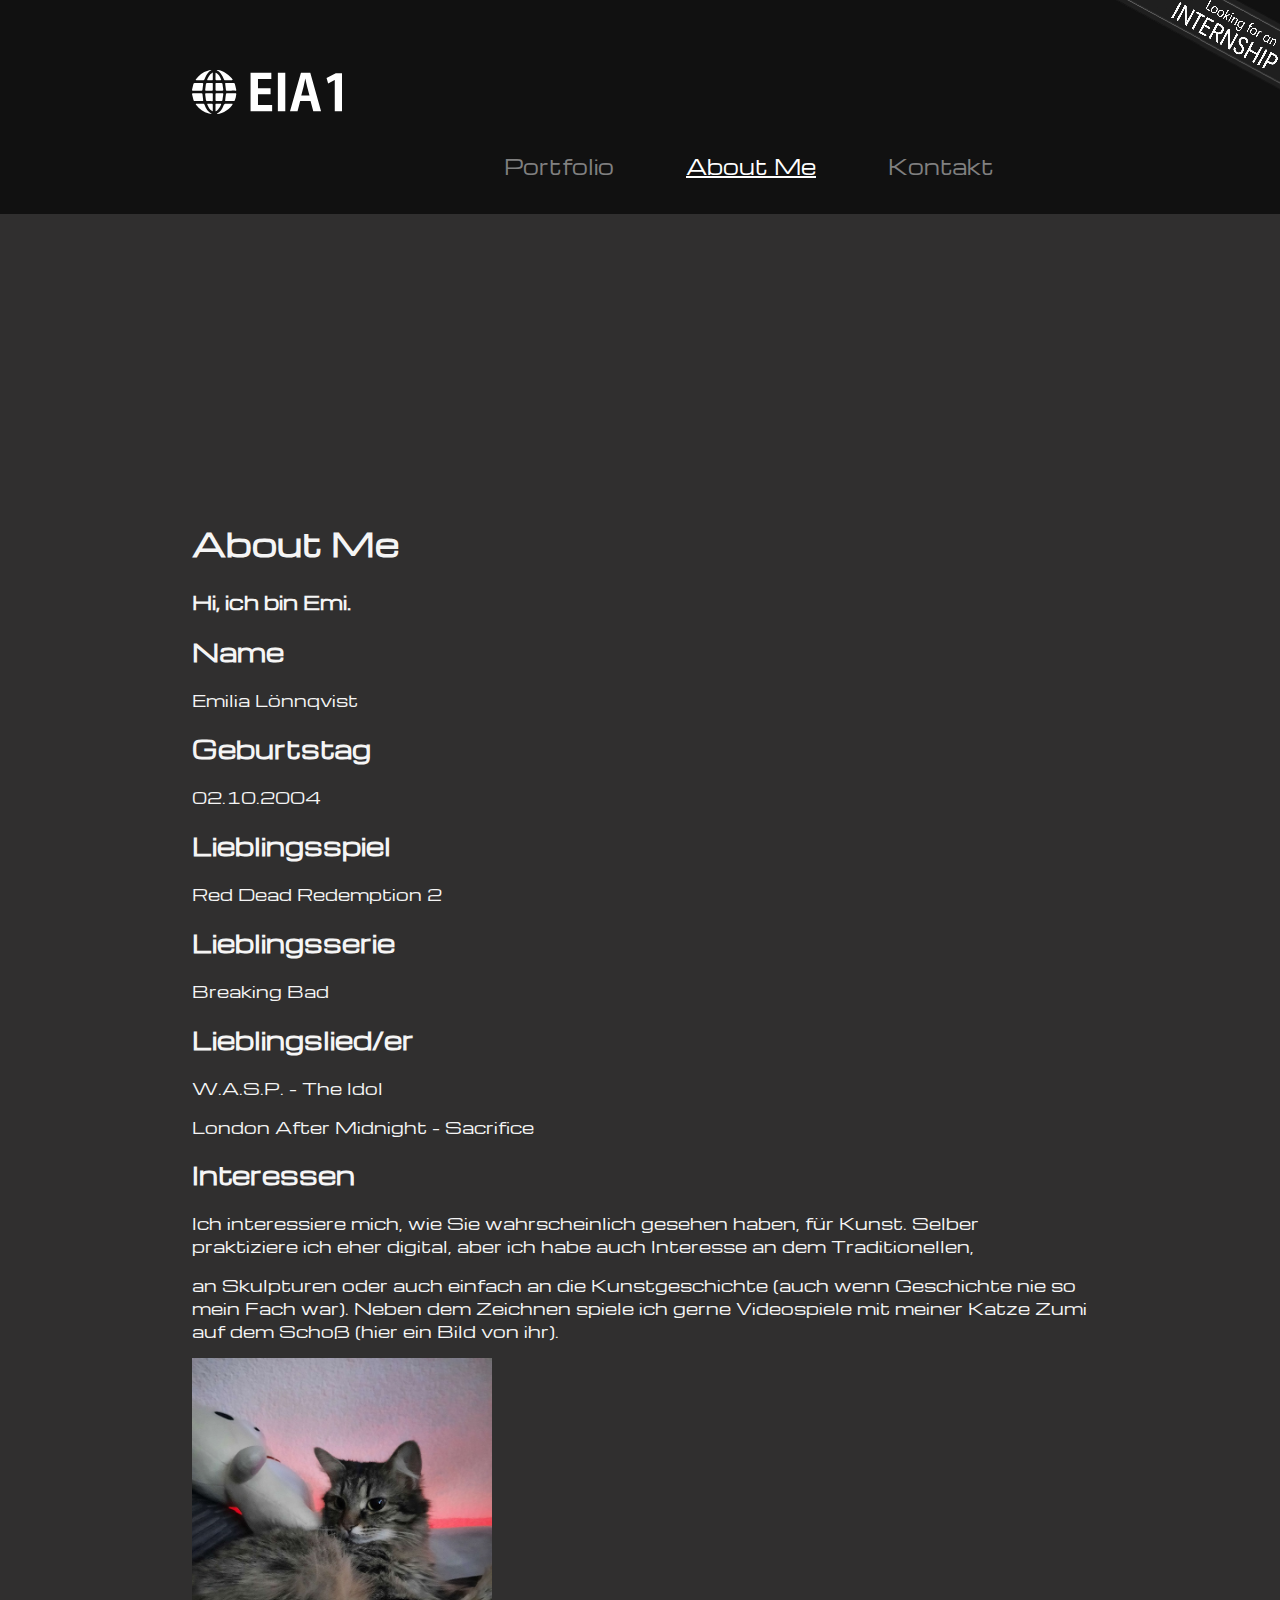
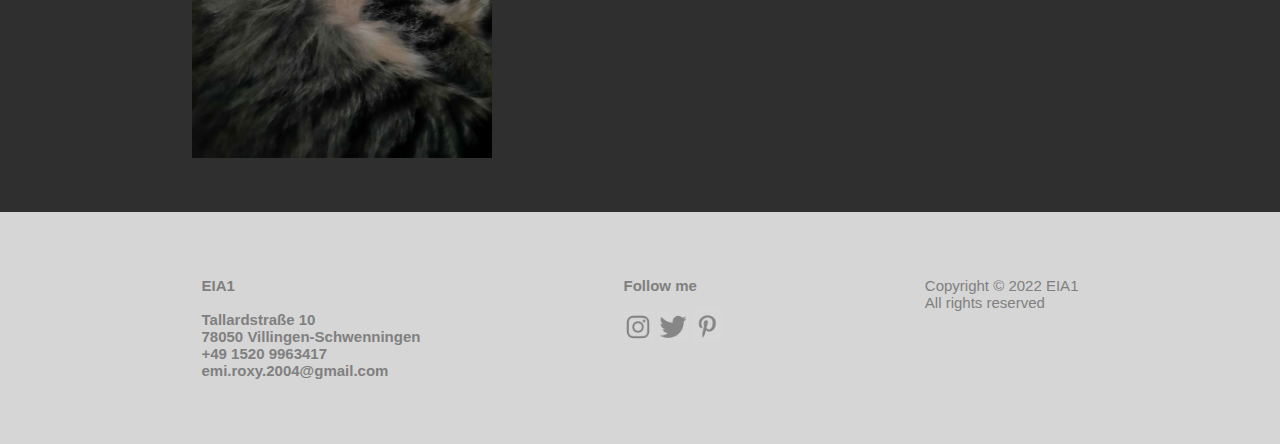
<file: Aufgabe4/aboutme.html>
<!DOCTYPE html>
<html lang="en">
<head>
    <meta charset="UTF-8">
    <meta http-equiv="X-UA-Compatible" content="IE=edge">
    <meta name="viewport" content="width=device-width, initial-scale=1.0">
    <title>About Me</title>
    <link rel="stylesheet" href="style.css">

</head>
<body>
    <header>
        <a class="stoerer" href="./contact.html" _target="blank" ><img src="images/stoerer.png" alt=""></a>

        <a class="logo" href="./index.html" _target="blank"><img width="150px" src="images/logo.svg" alt=""></a>
        <ul>
            
            <li><a class="button" href="./contact.html">Kontakt</a></li>
            <li><a class="button2" href="./aboutme.html">About Me</a></li>
            <li><a class="button" href="./index.html">Portfolio</a></li>
        </ul>
    



    </header>
    <css-slides>
        <img loading="lazy" src="drawings/sweet.jpg" width="100%" alt=""
             srcset="drawings/sweet.jpg 100w,
                     drawings/sweet.jpg 100w"
            sizes="(max-width: 100%) 100vw, 100%">
        <img loading="lazy" src="drawings/sweet1.jpg" width="100%" alt=""
             srcset="drawings/sweet1.jpg 460w,
                     drawings/sweet1.jpg 980w"
            sizes="(max-width: 460px) 100vw, 980px">
        <img loading="lazy" src="drawings/sweet2.jpg" width="100%" alt=""
             srcset="drawings/sweet2.jpg 460w,
                     drawings/sweet2.jpg 980w"
            sizes="(max-width: 460px) 100vw, 980px">
    </css-slides>
    
   
    <div class="content">

    
    <h1>About Me</h1>
    <h3>Hi, ich bin Emi. </h3>
    <h2>Name</h2>
    <p>Emilia Lönnqvist</p>
    <h2>Geburtstag</h2>
    <p>02.10.2004</p>
    <h2>Lieblingsspiel</h2>
    <p>Red Dead Redemption 2</p>
    <h2>Lieblingsserie</h2>
    <p>Breaking Bad</p>
    <h2>Lieblingslied/er</h2>
    <p>W.A.S.P. - The Idol </p>
    <p>London After Midnight - Sacrifice</p>
    <h2>Interessen</h2>
    <p>Ich interessiere mich, wie Sie wahrscheinlich gesehen haben, für Kunst. Selber praktiziere ich eher digital, aber ich habe auch Interesse an dem Traditionellen,</p>
    <p>an Skulpturen oder auch einfach an die Kunstgeschichte (auch wenn Geschichte nie so mein Fach war). Neben dem Zeichnen spiele ich gerne Videospiele mit meiner Katze Zumi auf dem Schoß (hier ein Bild von ihr).</p>
    <img width="300px"alt src="drawings/kitty.jpg">
    </div>   
      
    <footer>

        <p><strong>EIA1
                <br>
                <br>Tallardstraße 10
                <br>78050 Villingen-Schwenningen<br>
                +49 1520 9963417<br>
                emi.roxy.2004@gmail.com</strong></p>
        <p><strong>Follow me </strong><br>
            <br>
            <a href="https://www.instagram.com/yumizuo/" _target="blank"><img class="socialmedia" width="30px" src="images/insta.png"></a>
            <a href="https://twitter.com/thmiza" _target="blank"><img class="socialmedia" width="30px" src="images/twitter.png"></a>
            <a href="https://www.pinterest.de/emiiyuna/" _target="blank"><img class="socialmedia" width="30px"
                    src="images/pinterest.png"></a>

        </p>
        <p>Copyright © 2022 EIA1 <br>
            All rights reserved</p>
    </footer>
    


        
</body>
</html>
</file>
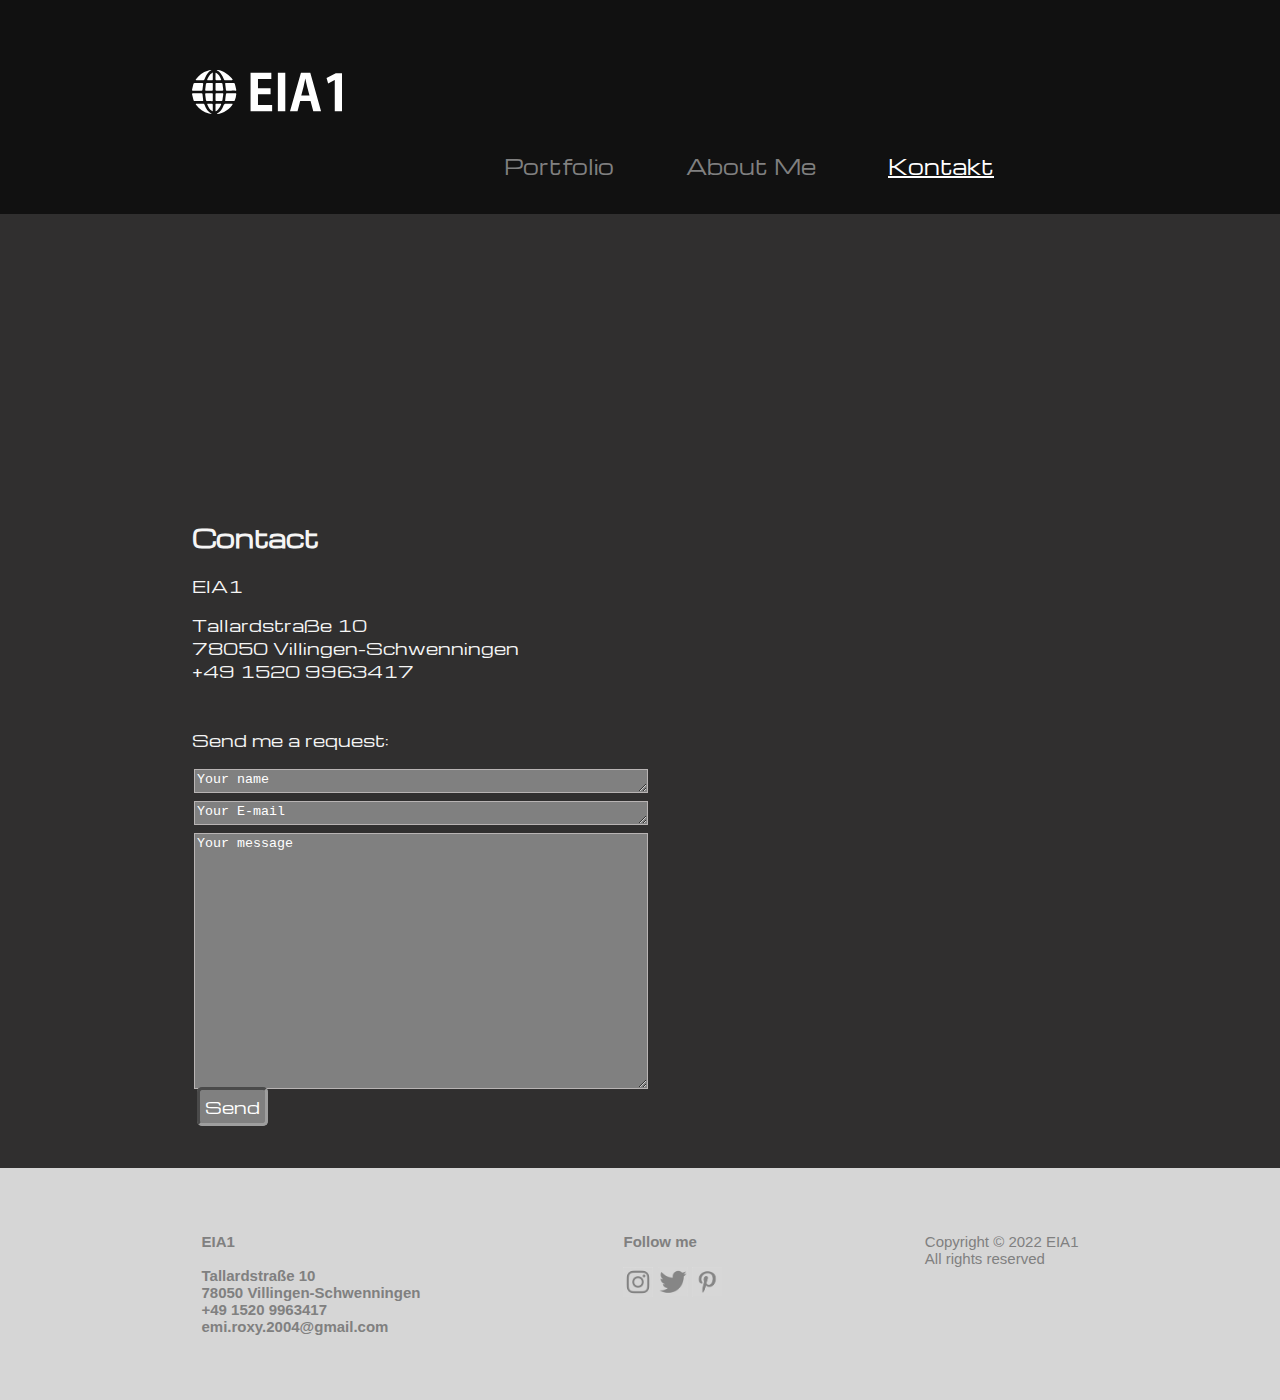
<file: Aufgabe4/contact.html>
<!DOCTYPE html>
<html lang="en">
<head>
    <meta charset="UTF-8">
    <meta http-equiv="X-UA-Compatible" content="IE=edge">
    <meta name="viewport" content="width=device-width, initial-scale=1.0">
    <title>Kontakt</title>
    <link rel="stylesheet" href="style.css">

</head>
<body>
    <header>
        <a class="logo" href="./index.html" _target="blank"><img width="150px" src="images/logo.svg" alt=""></a>
        <ul>
            
            <li><a class="button2" href="./contact.html">Kontakt</a></li>
            <li><a class="button"  href="./aboutme.html">About Me</a></li>
            <li><a class="button" href="./index.html">Portfolio</a></li>
        </ul>
        



    </header>
    <css-slides>
        <img loading="lazy" src="drawings/sweet.jpg" width="100%" alt=""
             srcset="drawings/sweet.jpg 100w,
                     drawings/sweet.jpg 100w"
            sizes="(max-width: 100%) 100vw, 100%">
        <img loading="lazy" src="drawings/sweet1.jpg" width="100%" alt=""
             srcset="drawings/sweet1.jpg 460w,
                     drawings/sweet1.jpg 980w"
            sizes="(max-width: 460px) 100vw, 980px">
        <img loading="lazy" src="drawings/sweet2.jpg" width="100%" alt=""
             srcset="drawings/sweet2.jpg 460w,
                     drawings/sweet2.jpg 980w"
            sizes="(max-width: 460px) 100vw, 980px">
    </css-slides>
    
    <div class="content">
    <h2><strong>Contact</strong></h2>

    <p>EIA1</p>
    <P>Tallardstraße 10<br>
    78050 Villingen-Schwenningen<br>
    +49 1520 9963417<br>
    <br>
    <br>
    Send me a request:</p>
    <textarea class="input1" name="Name" placeholder="Your name"></textarea><br>
    <textarea class="input1" name="Mail" placeholder="Your E-mail"></textarea><br>
    <textarea class="input2" name="Message" placeholder="Your message"></textarea><br>
    <a id="send-button" href="contact.html">Send</a>
    </div>

    <footer>

        <p><strong>EIA1
                <br>
                <br>Tallardstraße 10
                <br>78050 Villingen-Schwenningen<br>
                +49 1520 9963417<br>
                emi.roxy.2004@gmail.com</strong></p>
        <p><strong>Follow me </strong><br>
            <br>
            <a href="https://www.instagram.com/yumizuo/" _target="blank"><img class="socialmedia" width="30px" src="images/insta.png"></a>
            <a href="https://twitter.com/thmiza" _target="blank"><img class="socialmedia" width="30px" src="images/twitter.png"></a>
            <a href="https://www.pinterest.de/emiiyuna/" _target="blank"><img class="socialmedia" width="30px" src="images/pinterest.png"></a>

        </p>
        <p>Copyright © 2022 EIA1 <br>
            All rights reserved</p>
    </footer>
</body>
</html>
</file>
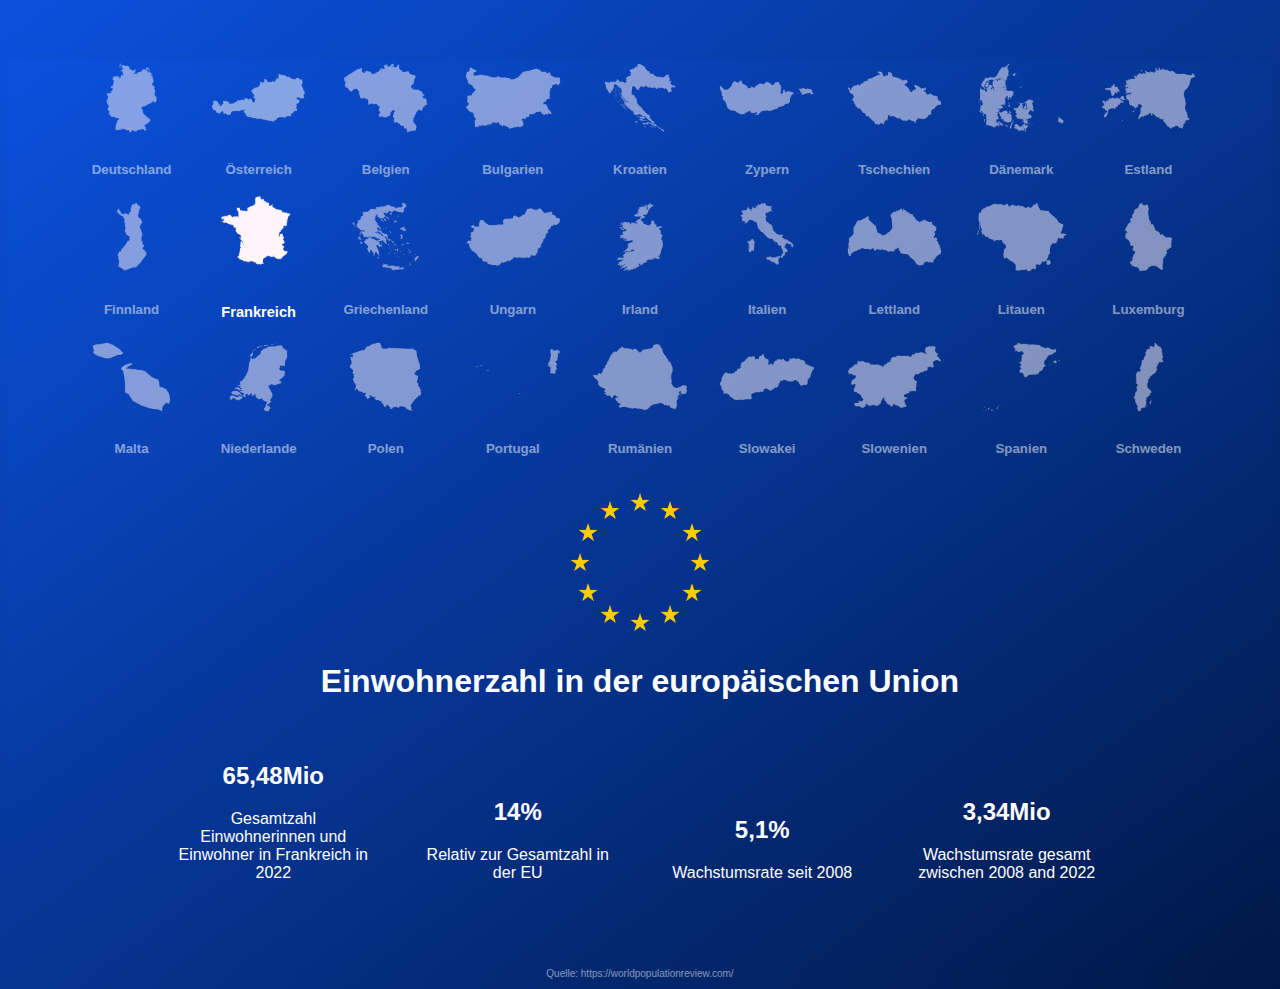
<file: Aufgabe6/eu.html>
<!DOCTYPE html>
<html lang="en">

<head>
    <meta charset="UTF-8">
    <meta name="viewport" content="width=device-width, initial-scale=1.0">
    <meta http-equiv="X-UA-Compatible" content="ie=edge">
    <title>Einwohnerzahlen EU</title>
    <link rel="stylesheet" href="css/styles.css">
    <script src="script.js"></script>
</head>

<body>
    <nav>
        <div class="row">
            <div class="wrapper">
                <img src="images/germany.png" height="76px" class="germany">
                <h5>Deutschland</h5>
            </div>
            <div class="wrapper">
                <img src="images/austria.png" height="76px" class="austria">
                <h5>Österreich</h5>
            </div>
            <div class="wrapper">
                <img src="images/belgium.png" height="76px" class="belgium">
                <h5>Belgien</h5>
            </div>
            <div class="wrapper">
                <img src="images/bulgaria.png" height="76px" class="bulgaria">
                <h5>Bulgarien</h5>
            </div>
            <div class="wrapper">
                <img src="images/croatia.png" height="76px" class="croatia">
                <h5>Kroatien</h5>
            </div>
            <div class="wrapper">
                <img src="images/cyprus.png" height="76px" class="cyprus">
                <h5>Zypern</h5>
            </div>
            <div class="wrapper">
                <img src="images/czech_republic.png" height="76px" class="czechRepublic">
                <h5>Tschechien</h5>
            </div>
            <div class="wrapper">
                <img src="images/denmark.png" height="76px" class="denmark">
                <h5>Dänemark</h5>
            </div>
            <div class="wrapper">
                <img src="images/estonia.png" height="76px" class="estonia">
                <h5>Estland</h5>
            </div>
        </div>
        <div class="row">
            <div class="wrapper">
                <img src="images/finland.png" height="76px" class="finland">
                <h5>Finnland</h5>
            </div>
            <div class="wrapper active">
                <img src="images/france.png" height="76px" class="france">
                <h5>Frankreich</h5>
            </div>
            <div class="wrapper">
                <img src="images/greece.png" height="76px" class="greece">
                <h5>Griechenland</h5>
            </div>
            <div class="wrapper">
                <img src="images/hungary.png" height="76px" class="hungary">
                <h5>Ungarn</h5>
            </div>
            <div class="wrapper">
                <img src="images/ireland.png" height="76px" class="ireland">
                <h5>Irland</h5>
            </div>
            <div class="wrapper">
                <img src="images/italy.png" height="76px" class="italy">
                <h5>Italien</h5>
            </div>
            <div class="wrapper">
                <img src="images/latvia.png" height="76px" class="latvia">
                <h5>Lettland</h5>
            </div>
            <div class="wrapper">
                <img src="images/lithuania.png" height="76px" class="lithuania">
                <h5>Litauen</h5>
            </div>
            <div class="wrapper">
                <img src="images/luxembourg.png" height="76px" class="luxembourg">
                <h5>Luxemburg</h5>
            </div>
        </div>
        <div class="row">
            <div class="wrapper">
                <img src="images/malta.png" height="76px" class="malta">
                <h5>Malta</h5>
            </div>
            <div class="wrapper">
                <img src="images/netherlands.png" height="76px" class="netherlands">
                <h5>Niederlande</h5>
            </div>
            <div class="wrapper">
                <img src="images/poland.png" height="76px" class="poland">
                <h5>Polen</h5>
            </div>
            <div class="wrapper">
                <img src="images/portugal.png" height="76px" class="portugal">
                <h5>Portugal</h5>
            </div>
            <div class="wrapper">
                <img src="images/romania.png" height="76px" class="romania">
                <h5>Rumänien</h5>
            </div>
            <div class="wrapper">
                <img src="images/slovakia.png" height="76px" class="slovakia">
                <h5>Slowakei</h5>
            </div>
            <div class="wrapper">
                <img src="images/slovenia.png" height="76px" class="slovenia">
                <h5>Slowenien</h5>
            </div>
            <div class="wrapper">
                <img src="images/spain.png" height="76px" class="spain">
                <h5>Spanien</h5>
            </div>
            <div class="wrapper">
                <img src="images/sweden.png" height="76px" class="sweden">
                <h5>Schweden</h5>
            </div>
        </div>
    </nav>

    <img src="images/eu_stars.png" class="stars">
    <h1>
        Einwohnerzahl in der europäischen Union
    </h1>

    <main>
        <section>
            <h2>65,48Mio</h2>
            <p>Gesamtzahl Einwohnerinnen und Einwohner in Frankreich in 2022</p>
        </section>

        <section>
            <h2>14%</h2>
            <p>Relativ zur Gesamtzahl in der EU</p>
        </section>

        <section>
            <h2>5,1%</h2>
            <p>Wachstumsrate seit 2008</p>
        </section>

        <section>
            <h2>3,34Mio</h2>
            <p>Wachstumsrate gesamt zwischen 2008 and 2022</p>
        </section>
    </main>

    <footer>
        <p>Quelle: https://worldpopulationreview.com/</p>
    </footer>

</body>

</html>
</file>
<file: Aufgabe10/style.css>
body {
    text-align: center;
    background: rgb(228, 219, 223);
        background: radial-gradient(circle, rgb(230, 213, 220) 0%, rgb(241, 186, 234) 100%);
       
    font-size:25px;
}

#inputText {
    
    width: 595px;
    padding: 15px;
    height: 30px;
    border-radius: 5px;
    border-color: black;
    
    
}

.taskText {
    padding: 5px;
    margin-top: 5px;
    color: rgb(0, 0, 0);
    font-size: 20px;
    width: 595px;
    display: inline-block;
    border: 2px solid black;
    border-radius: 5px;
    background-color: white;
    
}


.fa-trash-alt{
    position: absolute;
    padding-left: 15%;
    opacity: 60%;
    font-size: 20px;
    color:gray;
    cursor: pointer;
    left: 950px;
    margin-top: 13px;
}

 .fa-trash-alt:hover {
    cursor: pointer;
    opacity: 100%;
    color: black;

 }
</file>
<file: Aufgabe4/style.css>
@import url('https://fonts.googleapis.com/css2?family=Michroma&display=swap');
html,
body {
  margin: 0;
  background-color: rgb(48, 47, 47)
}

header {
  background-color: #111;
  color: white;
  font-family: 'Michroma', sans-serif;
  padding-top: 70px;



}
.stoerer {
  position: fixed;
  top: 0px;
  right: 0px;
  z-index: 1;

}

.stoerer:hover {
  transform: scale(1.1);

}


css-slides img { 
  opacity:0; 
  animation-name: fade; 
  animation-duration: 9s; 
  animation-iteration-count: infinite; 
  position:absolute; 
  left:0; 
  right:0; 
}
css-slides img:nth-child(1) { animation-delay: 0s; }
css-slides img:nth-child(2) { animation-delay: 3s; }
css-slides img:nth-child(3) { animation-delay: 6s; } 

@keyframes fade {
	0%      { opacity: 0; }  /** fadeIn beginnt            **/
	11.11%  { opacity: 1; }  /** Bild steht                **/
	33.33%  { opacity: 1; }  /** Bild bleibt zwei Sekunden **/
	44.44%  { opacity: 0; }  /** fadeOut beendet           **/
	100%    { opacity: 0; }
}
css-slides {
	position:relative;
	height:0;
	padding-bottom: 20%;
	overflow:hidden;
	display:block;
}

.logo {

  position: relative;

  margin-left: 15%;

}

ul {

  list-style-type: none;
  margin: 0;
  padding-right: 50px;
  margin-right: 200px;
  overflow: hidden;

}

li {
  float: right;
}

li a {
  display: block;
  color: white;
  text-align: right;
  padding: 14px 16px;
  text-decoration: none;
  font-size: 20px;
}

li a:hover {
  background-color: #111;
  text-decoration: underline;
}

li a:active {
  color: white;
  text-decoration: underline;
}

.button {
  text-decoration: none;
  color: grey;
  margin: 20px;
}

.button:hover {
  color: white;
  text-decoration: underline;
}

.button:active {
  color: white;
  text-decoration: underline;
}

.button2 {
  color: white;
  text-decoration: underline;
  margin: 20px;
}





body {
  font-family: 'Michroma', sans-serif;
}

.content {
  width: 70%;
  align-items: center;
  margin-left: auto;
  margin-right: auto;
  margin-top: 50px;
  margin-bottom: 50px;
  color: whitesmoke;

}

.drawing {
  width: 100%;
  align-items: center;
  opacity: 0.7;
  transform: scale(1);
}

.drawing:hover {
  transform: scale(1.1);
  opacity: 1;

}

.progress {
  width: 33%;
  align-items: center;
  opacity: 0.5;
  transform: scale(1);
}

.progress:hover {
  transform: scale(1.1);
  opacity: 1;

}

.input1 {
  background-color: grey;
  margin: 2px;
  width: 50%;
  height: 18px;
  border-color: rgb(184, 180, 180);
  color: white;
}

.input1::placeholder {
  color: white;
}

.input2 {
  background-color: grey;
  margin: 2px;
  width: 50%;
  height: 250px;
  border-color: rgb(184, 180, 180);
  color: white;
}

.input2::placeholder {
  color: white;
}

#send-button {
  background-color: grey;
  color: white;
  text-decoration: none;
  padding: 5px;
  padding-top: 5px;
  margin: 5px;
  width: 8%;
  border-style: inset;
  border-color: rgb(158, 158, 158);
  border-radius: 5px;
  text-align: center;
}

main {}


footer {
  background: #d6d6d6;
  color: grey;
  font-family: Arial, Helvetica, sans-serif;
  font-size: 15px;
  padding-left: 100px;
  padding-right: 100px;
  padding-top: 50px;
  padding-bottom: 50px;
  text-align: ;
  display: flex;
  flex-direction: row;
  flex-basis: 20px;
  justify-content: space-around;


}

.socialmedia {
  opacity: 0.5;
}

.socialmedia:hover {
  opacity: 1;

}
</file>
<file: Aufgabe8/styles.css>
* {
    box-sizing:border-box
  }
  
  body {
    
        background: rgb(238, 174, 202);
        background: radial-gradient(circle, rgba(238, 174, 202, 1) 0%, rgba(148, 187, 233, 1) 100%);
        display: flex;
        justify-content: center;
        align-items: center;
        overflow: hidden;
        flex-direction: column;
        margin-top: 5%;
    
  }
  
 
  
  li {
    margin:0;
    padding:0;
    list-style:none;
    position:relative;
    float:left
  }
  
  ul .white {
    height:450px;
    width:100px;
    z-index:1;
    border-left:1px solid #bbb;
    border-bottom:1px solid #bbb;
    border-radius:0 0 5px 5px;
    box-shadow:-1px 0 0 rgba(255,255,255,0.8) inset,0 0 5px #ccc inset,0 0 3px rgba(0,0,0,0.2);
    background:linear-gradient(to bottom,#eee 0%,#fff 100%)
  }
  
  ul .white:active {
    border-top:1px solid #777;
    border-left:1px solid #999;
    border-bottom:1px solid #999;
    box-shadow:2px 0 3px rgba(0,0,0,0.1) inset,-5px 5px 20px rgba(0,0,0,0.2) inset,0 0 3px rgba(0,0,0,0.2);
    background:linear-gradient(to bottom,#fff 0%,#e9e9e9 100%)
  }
  
  .black {
    height:250px;
    width:3em;
    margin:0 -1.5em 0em -1.5em;
    z-index:2;
    border:1px solid #000;
    border-radius:0 0 3px 3px;
    box-shadow:-1px -1px 2px rgba(255,255,255,0.2) inset,0 -5px 2px 3px rgba(0,0,0,0.6) inset,0 2px 4px rgba(0,0,0,0.5);
    background:linear-gradient(45deg,#222 0%,#555 100%)
  }
  
  .black:active {
    box-shadow:-1px -1px 2px rgba(255,255,255,0.2) inset,0 -2px 2px 3px rgba(0,0,0,0.6) inset,0 1px 2px rgba(0,0,0,0.5);
    background:linear-gradient(to right,#444 0%,#222 100%)
  }
  
  .play {

    width: 150px;
    height: 150px;
    transition: all .3s;
    background: none;

}

.play:hover {

    transform: scale(1.35);

}

.play:active {
    transform: scale(0.7);
}
</file>
<file: Aufgabe9/styles.css>
* {
    box-sizing:border-box
  }
  
  body {
    
        background: rgb(238, 174, 202);
        background: radial-gradient(circle, rgba(238, 174, 202, 1) 0%, rgba(148, 187, 233, 1) 100%);
        display: flex;
        justify-content: center;
        align-items: center;
        overflow: hidden;
        flex-direction: column;
        margin-top: 5%;
    
  }
  
 
  
  li {
    margin:0;
    padding:0;
    list-style:none;
    position:relative;
    float:left
  }
  
  ul .white {
    height:450px;
    width:100px;
    z-index:1;
    border-left:1px solid #bbb;
    border-bottom:1px solid #bbb;
    border-radius:0 0 5px 5px;
    box-shadow:-1px 0 0 rgba(255,255,255,0.8) inset,0 0 5px #ccc inset,0 0 3px rgba(0,0,0,0.2);
    background:linear-gradient(to bottom,#eee 0%,#fff 100%)
  }
  
  ul .white:active {
    border-top:1px solid #777;
    border-left:1px solid #999;
    border-bottom:1px solid #999;
    box-shadow:2px 0 3px rgba(0,0,0,0.1) inset,-5px 5px 20px rgba(0,0,0,0.2) inset,0 0 3px rgba(0,0,0,0.2);
    background:linear-gradient(to bottom,#fff 0%,#e9e9e9 100%)
  }
  
  .black {
    height:250px;
    width:3em;
    margin:0 -1.5em 0em -1.5em;
    z-index:2;
    border:1px solid #000;
    border-radius:0 0 3px 3px;
    box-shadow:-1px -1px 2px rgba(255,255,255,0.2) inset,0 -5px 2px 3px rgba(0,0,0,0.6) inset,0 2px 4px rgba(0,0,0,0.5);
    background:linear-gradient(45deg,#222 0%,#555 100%)
  }
  
  .black:active {
    box-shadow:-1px -1px 2px rgba(255,255,255,0.2) inset,0 -2px 2px 3px rgba(0,0,0,0.6) inset,0 1px 2px rgba(0,0,0,0.5);
    background:linear-gradient(to right,#444 0%,#222 100%)
  }
  .icons{
    padding-left: 32%;
    align-items: center;
    flex-direction: row;
  }
  .fa-play {

    width: 150px;
    height: 150px;
    transition: all .3s;
    background: none;
    
    
    
}

.fa-stop {

  width: 150px;
  height: 150px;
  transition: all .3s;
  background: none;
  
}

.fa-random {

  width: 150px;
  height: 150px;
  transition: all .3s;
  background: none;
  position: relative;
  float: left;
  
}

.fas {

  color: white;
  margin: 20px;
  font-size: 500%;
  
}

.fa-play:hover {

    transform: scale(1.15);

}

.fa-play:active {
    transform: scale(0.5);
}

.fa-stop:hover {

  transform: scale(1.15);

}

.fa-stop:active {
  transform: scale(0.5);
}

.fa-random:hover {

  transform: scale(1.15);

}

.fa-random:active {
  transform: scale(0.5);
}

.ishidden {
  display:none;
}
</file>
<file: Aufgabe11/styles.css>
body {
    font-family: Arial, Helvetica, sans-serif;
    background: rgba(215, 215, 215);
}

main {
    width: 500px;
    margin: 0 auto;
    text-align: center;
}

#counter {
    color: grey;
}

.inputGroup {
    position: relative;
}
#inputTodo {
    background: white;
    font-size: 20px;
    padding: 20px 50px;
    border: none;
    width: 100%;
    height: 64px;
    box-sizing: border-box;
    border-bottom: 1px solid grey;
    outline: none;
}

#addButton {
    position: absolute;
    right: 10px;
    top: 10px;
    font-size: 30px;
    background: none;
    border: none;
    outline: none;
    color: grey;
    cursor: pointer;
}
#addButton:hover {
    color: black;
}

#todos {
    box-shadow: 0 1px 5px rgba(0, 0, 0, 0.42);
}

.todo {
    text-align: left;
    position: relative;
    font-size: 20px;
    padding: 20px 50px;
    background: white;
    border-bottom: 1px solid grey;
}

.check {
    position: absolute;
    left: 10px;
    top: 15px;
    border: 1px solid rgb(189, 189, 189);
    border-radius: 100%;
    width: 30px;
    height: 30px;
}
.check i {
    position: relative;
    left: 5px;
    top: 5px;
}
.check.false i {
    display: none;
}

.trash {
    position: absolute;
    right: 25px;
    top: 20px;
    color: grey;
    cursor: pointer;
}

.trash:hover {
    color: black;
}
</file>
<file: Aufgabe6/css/styles.css>
html,
body {
    font-family: Arial, Helvetica, sans-serif;
    color: white;
    text-align: center;
    background: linear-gradient(to bottom right, #0b51dd 0%, #001847 100%);
}

.wrapper {
    display: inline-block;
    opacity: .5;
    transition: all .3s;
}

.wrapper:hover, .wrapper.active {
    transform: scale(1.1);
    opacity: 1;
}

.row {
    display: flex;
    justify-content: space-around;
}

.stars {
    width: 150px;
}

nav {
    margin: 60px;
    margin-bottom: 10px;
}

section {
    display: inline-block;
    margin: 20px;
    width: 200px;
}

footer p {
    margin-top: 50px;
    font-size: 10px;
    opacity: 0.5;
}
</file>
